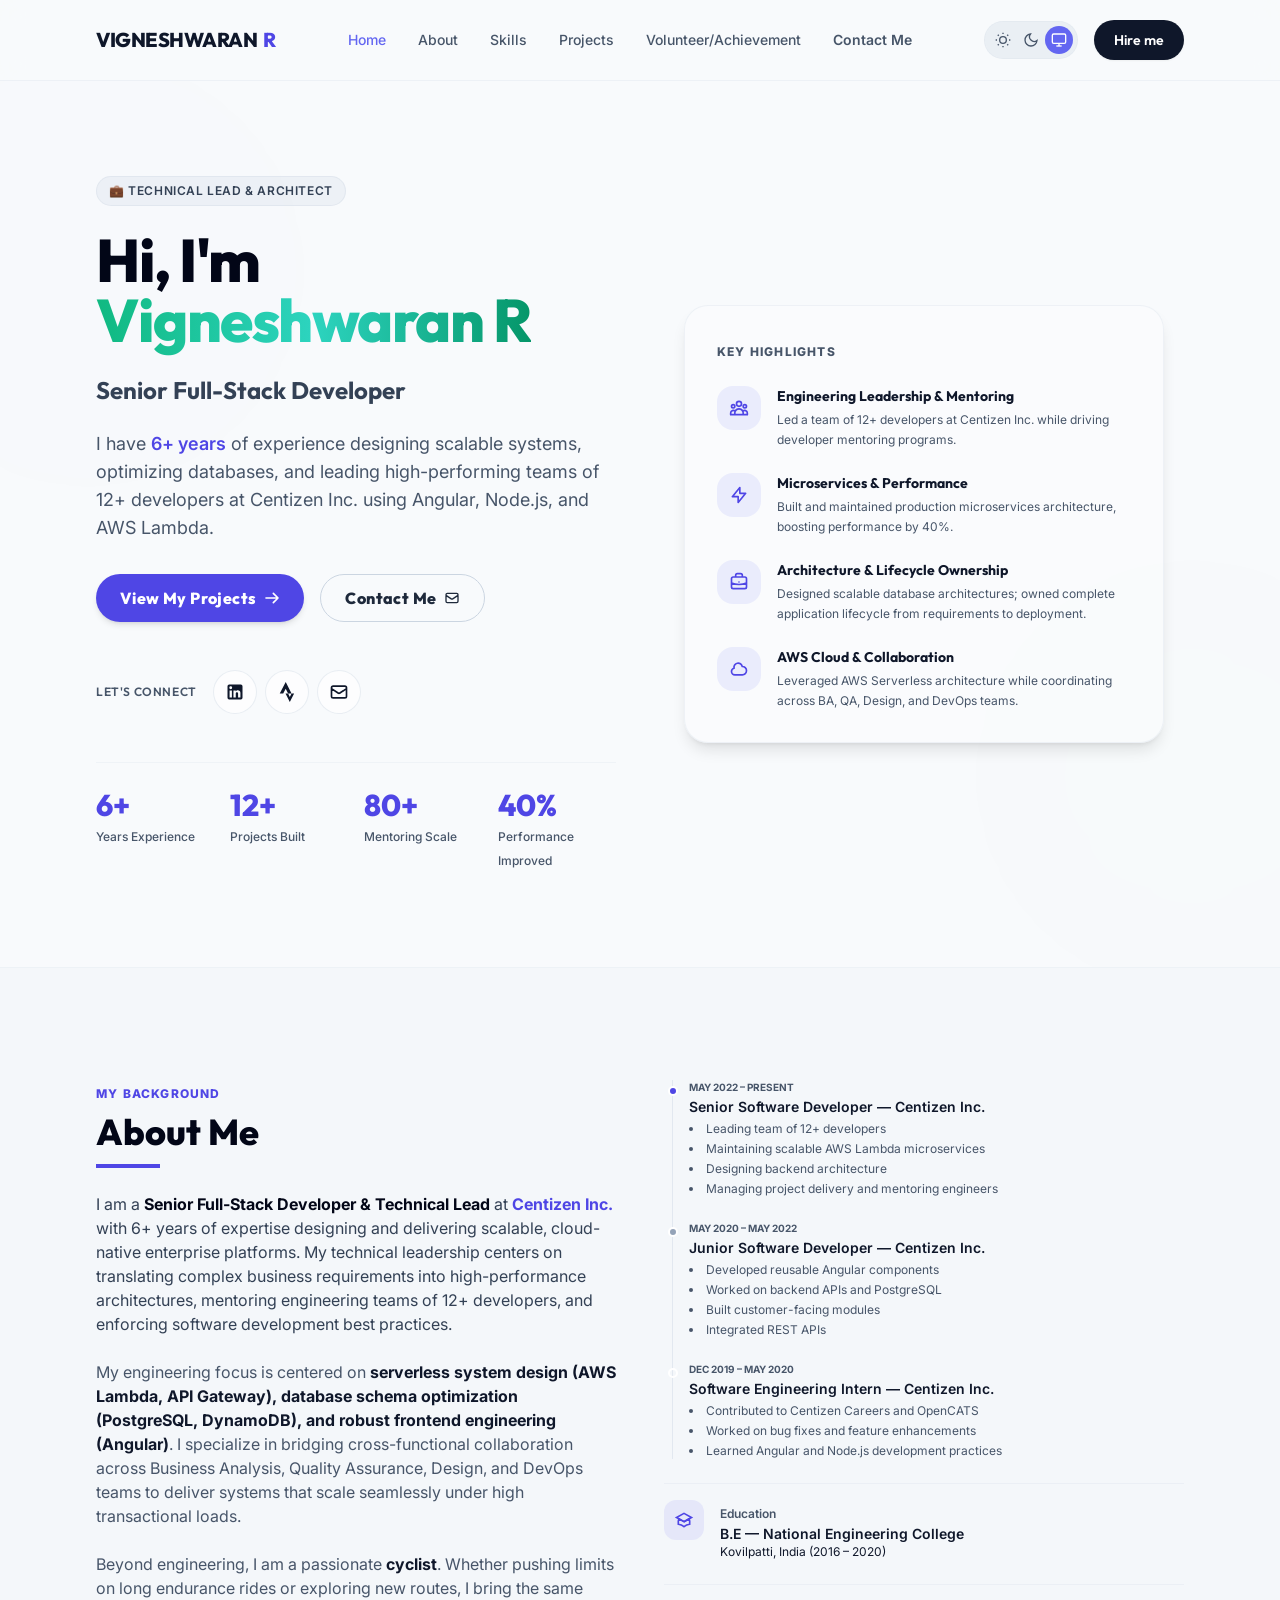
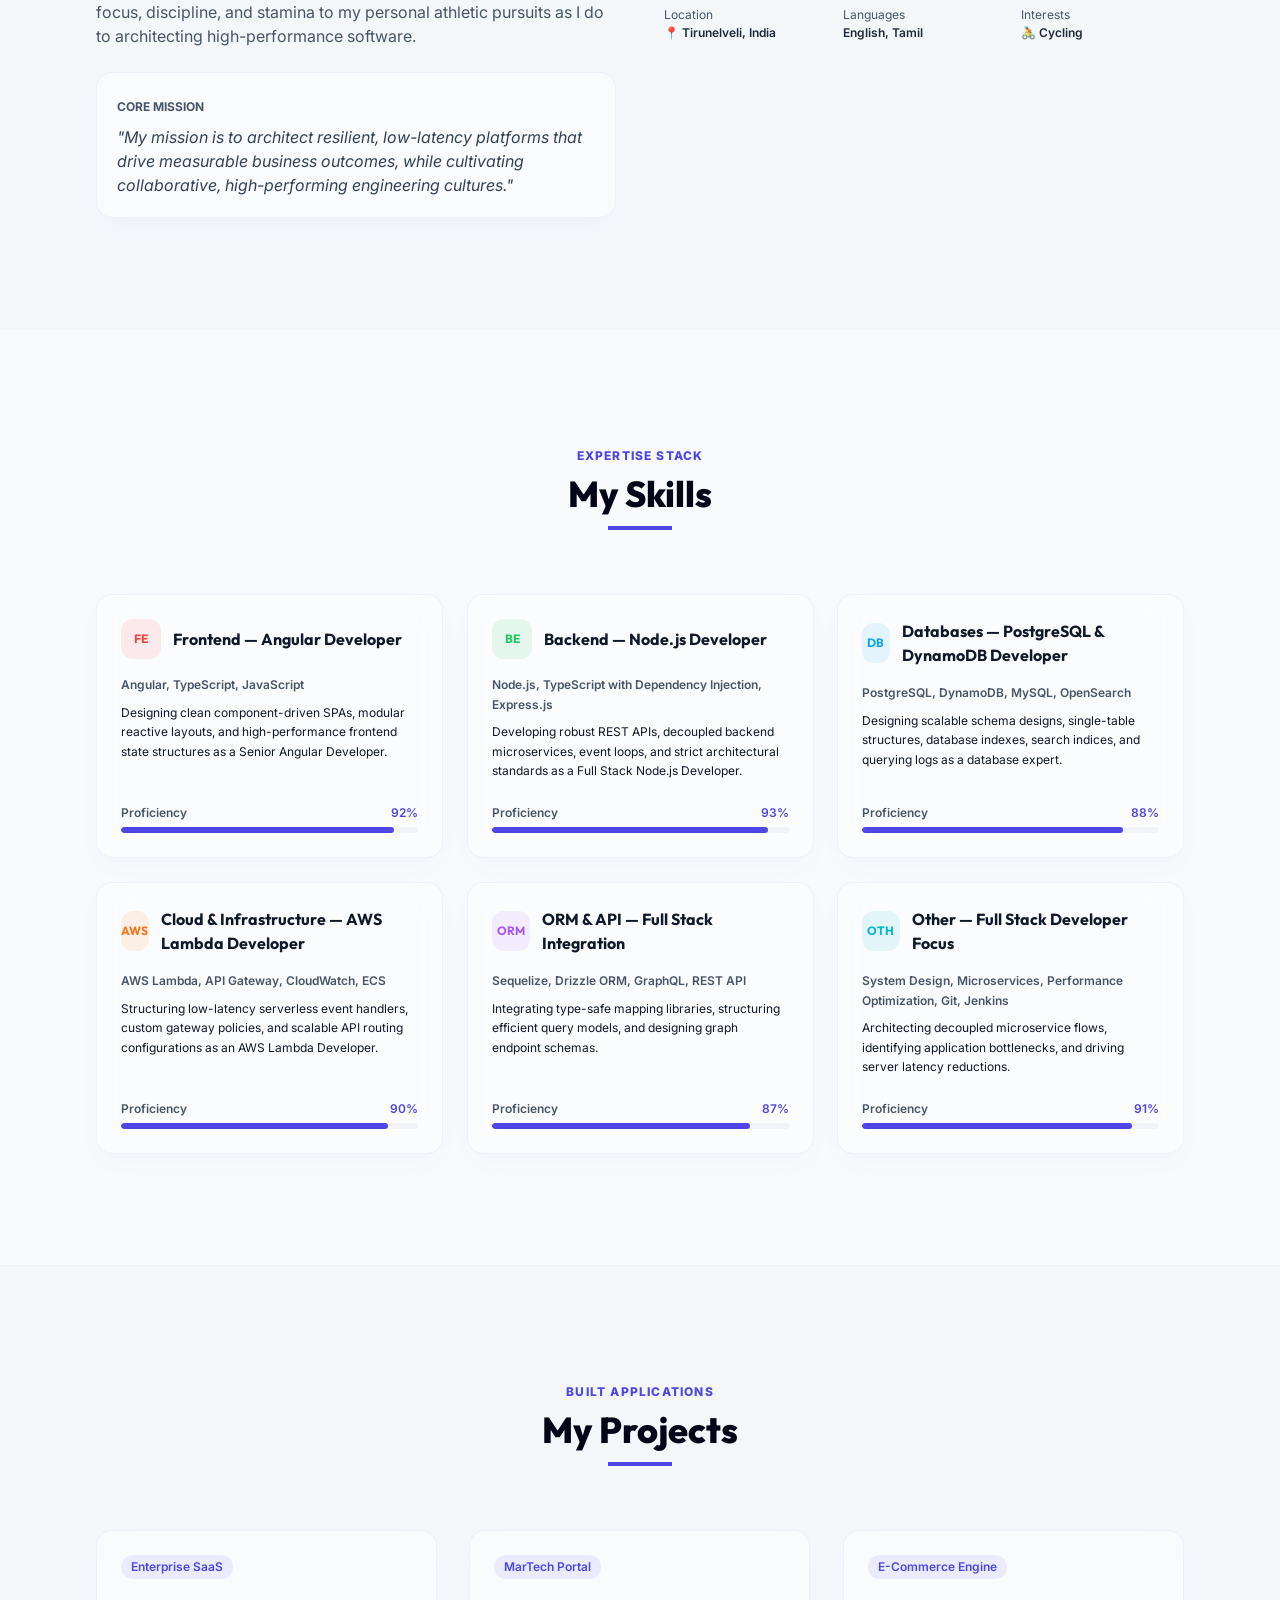
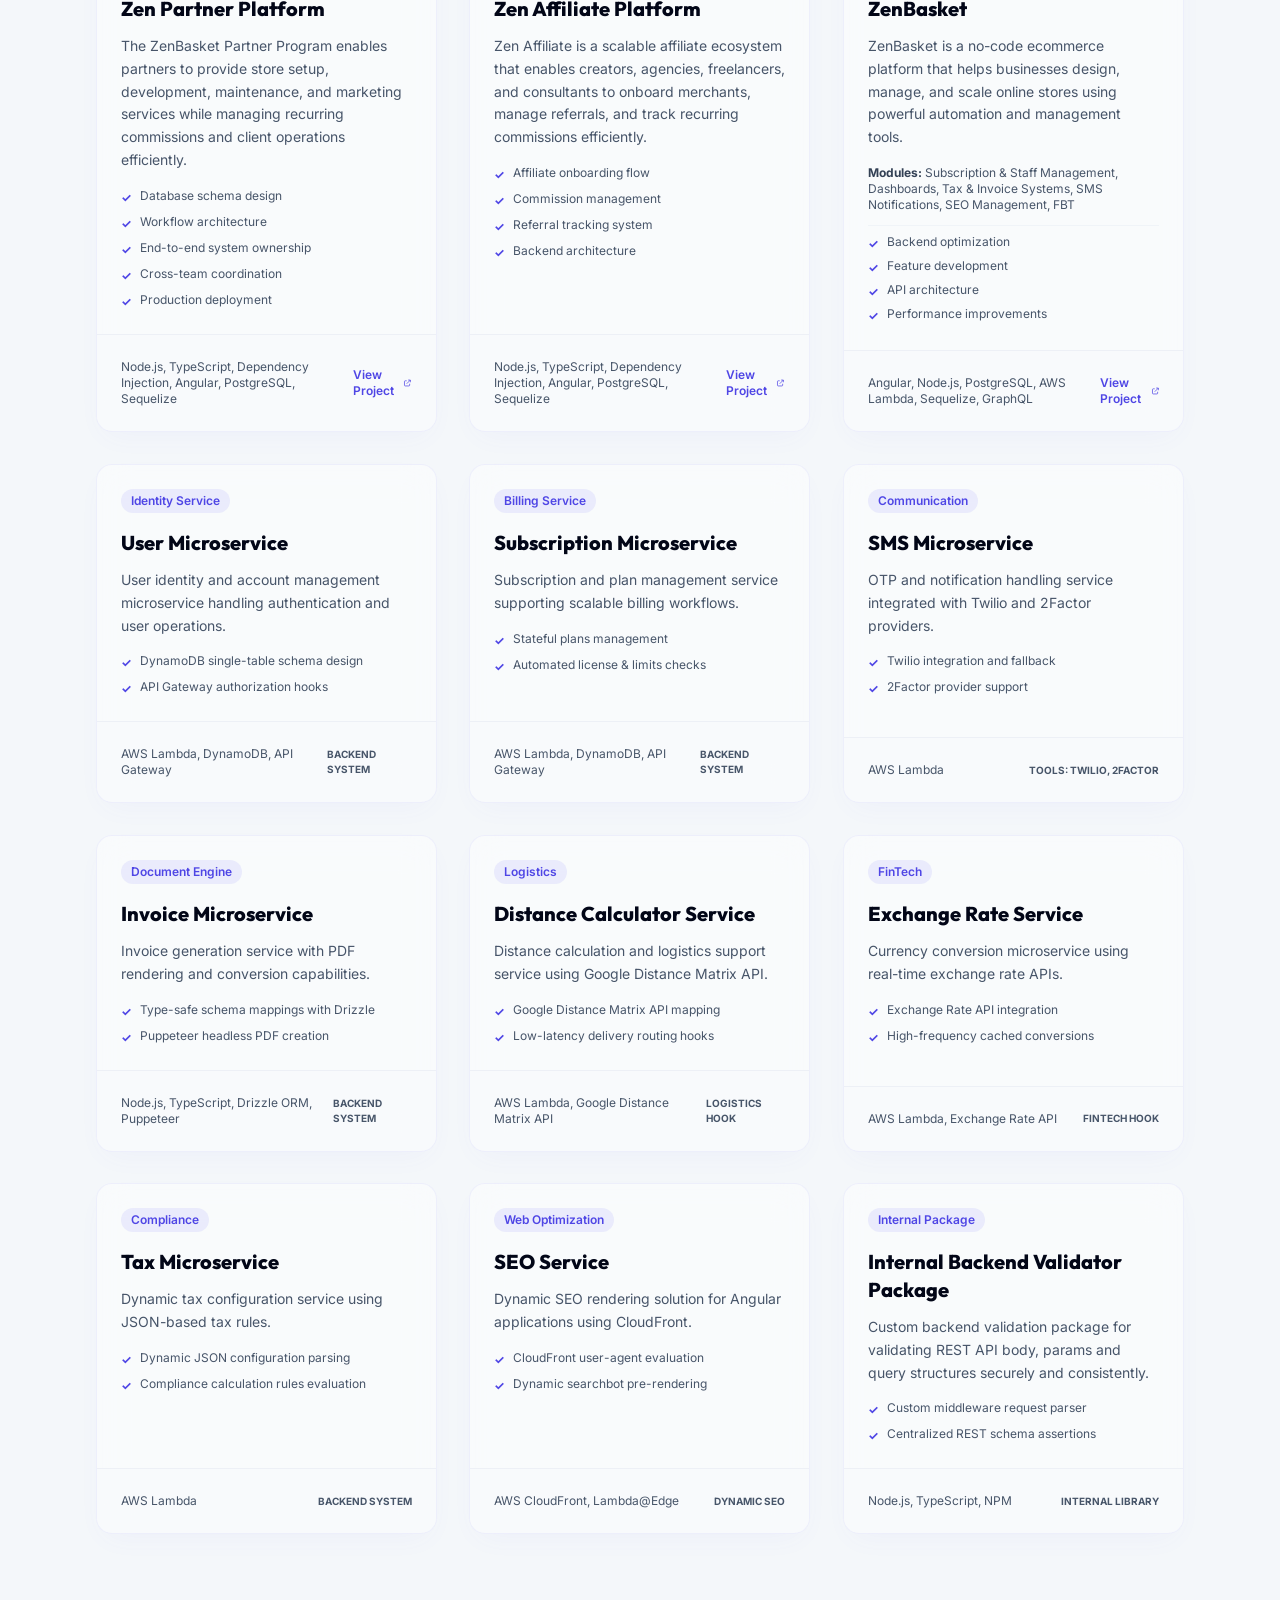
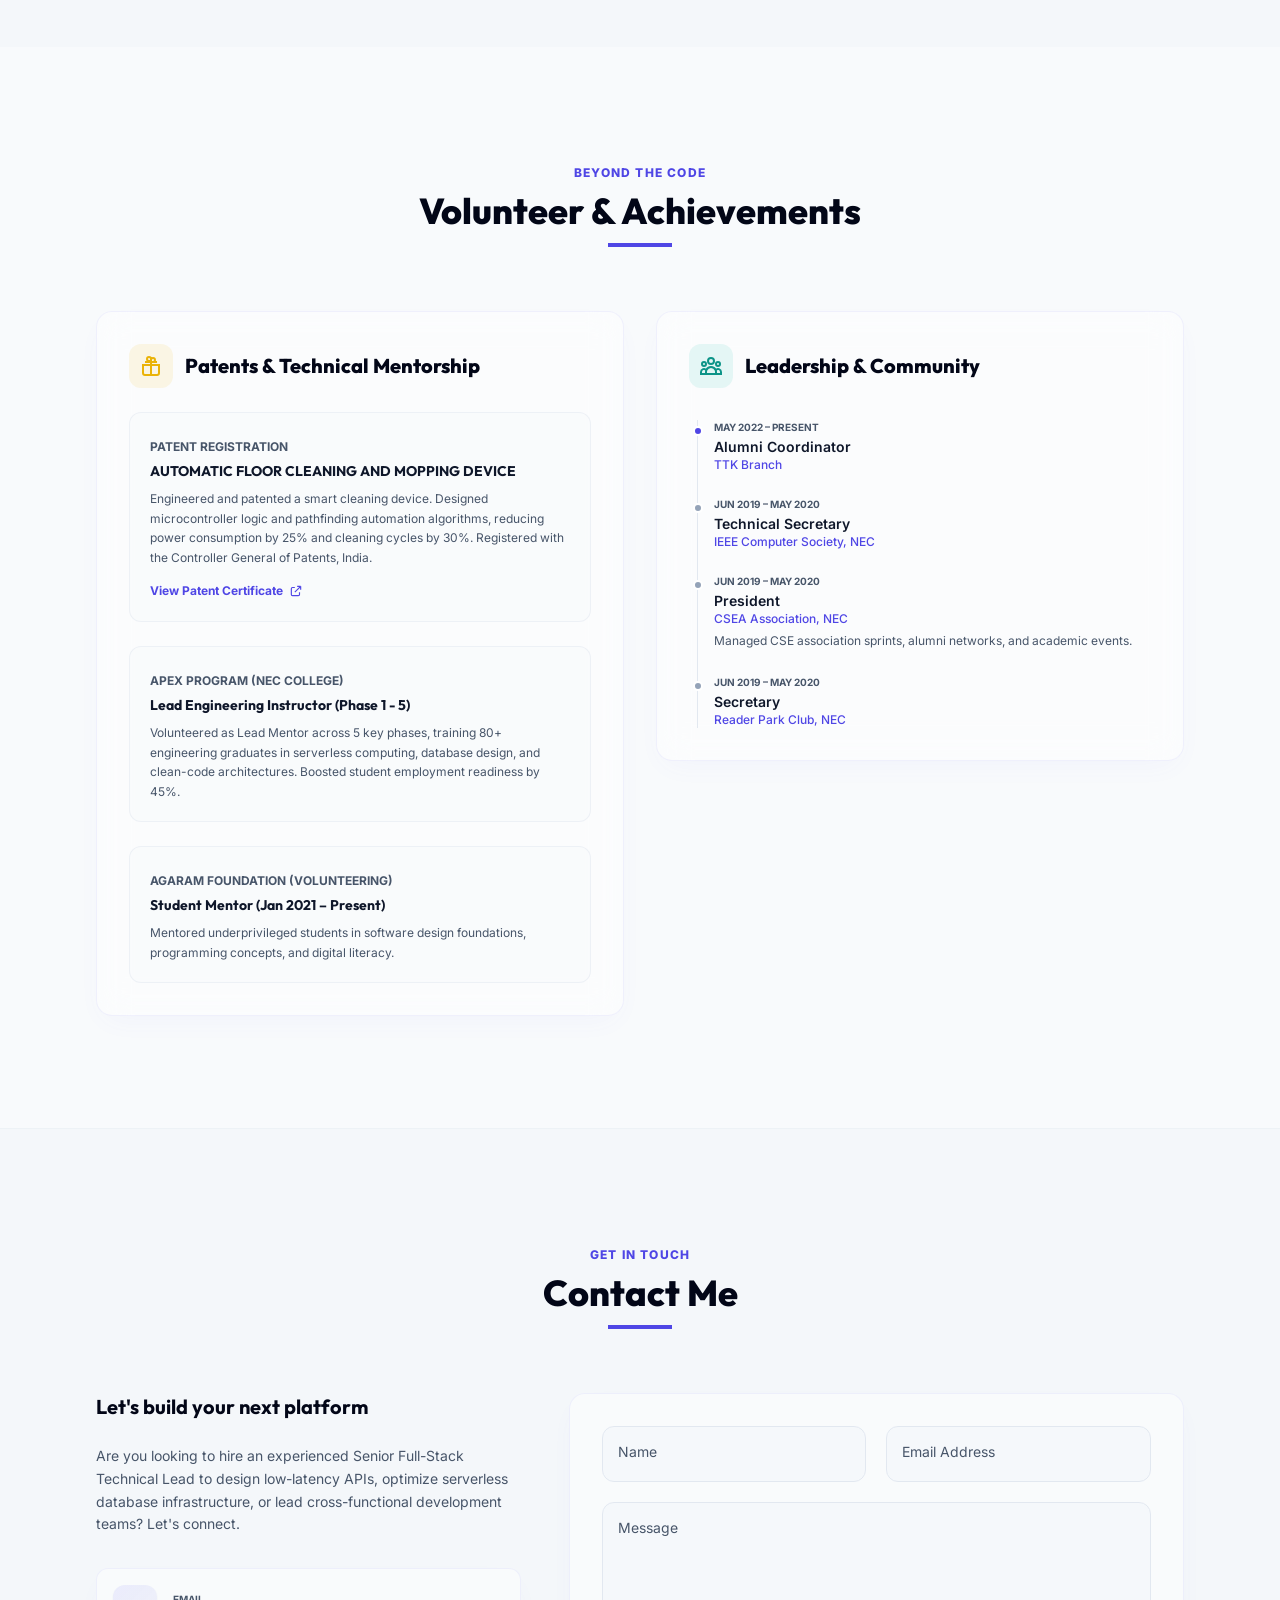
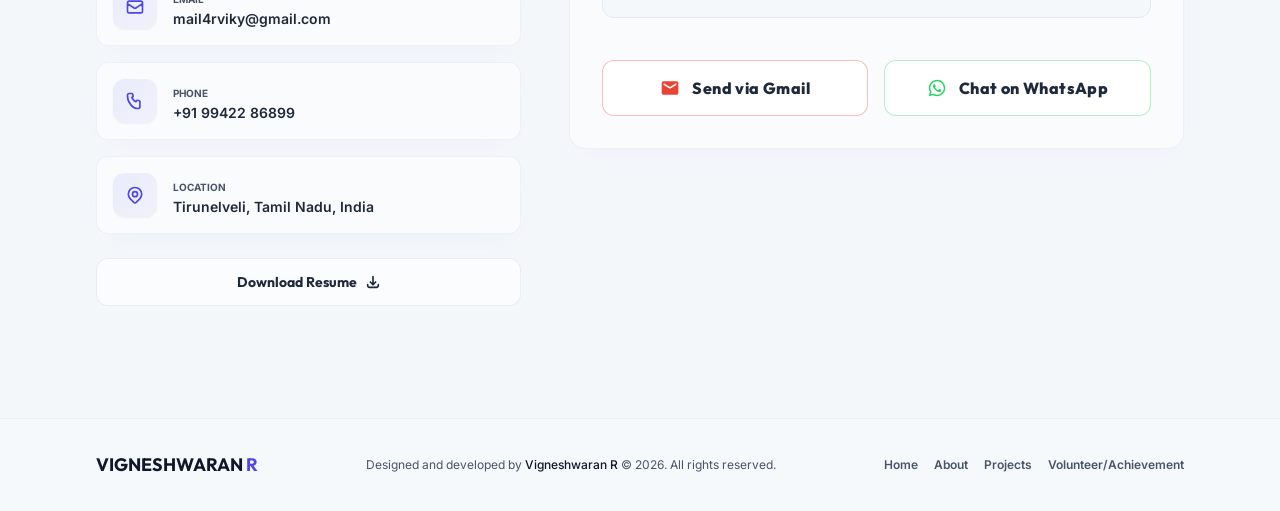
<file: index.html>
<!DOCTYPE html>
<html lang="en" class="scroll-smooth">
<head>
  <meta charset="UTF-8">
  <meta name="viewport" content="width=device-width, initial-scale=1.0">
  
  <!-- Primary Meta Tags -->
  <title>Vigneshwaran R | Senior Full-Stack & Angular Developer</title>
  <meta name="title" content="Vigneshwaran R | Senior Full-Stack & Angular Developer">
  <meta name="description" content="Senior Full-Stack & Angular Developer with 6+ years of experience in Node.js, AWS Lambda, PostgreSQL, and DynamoDB.">
  <meta name="keywords" content="Vigneshwaran R, Full Stack Developer, Angular Developer, Node.js Developer, AWS Lambda Developer, PostgreSQL Developer, DynamoDB Developer, Tirunelveli, Tamil Nadu, Serverless, System Design">
  <meta name="robots" content="index, follow">
  <meta name="author" content="Vigneshwaran R">
  
  <!-- Canonical & Language -->
  <link rel="canonical" href="https://vigneshwaranramalingam.github.io/portfolio/">
  <link rel="alternate" hreflang="x-default" href="https://vigneshwaranramalingam.github.io/portfolio/">
  <link rel="alternate" hreflang="en" href="https://vigneshwaranramalingam.github.io/portfolio/">

  <!-- Favicon Support -->
  <link rel="icon" type="image/svg+xml" href="assets/favicon.svg">

  <!-- Open Graph / Facebook / LinkedIn / WhatsApp -->
  <meta property="og:type" content="website">
  <meta property="og:url" content="https://vigneshwaranramalingam.github.io/portfolio/">
  <meta property="og:site_name" content="Vigneshwaran R Portfolio">
  <meta property="og:title" content="Vigneshwaran R | Senior Full-Stack & Angular Developer">
  <meta property="og:description" content="Senior Full-Stack & Angular Developer with 6+ years of experience in Node.js, AWS Lambda, PostgreSQL, and DynamoDB.">
  <meta property="og:image" content="https://vigneshwaranramalingam.github.io/portfolio/assets/portfolio-preview1.webp">
  <meta property="og:image:type" content="image/webp">
  <meta property="og:image:width" content="1024">
  <meta property="og:image:height" content="1024">
  <link rel="image_src" href="https://vigneshwaranramalingam.github.io/portfolio/assets/portfolio-preview1.webp">

  <!-- Twitter -->
  <meta property="twitter:card" content="summary_large_image">
  <meta property="twitter:url" content="https://vigneshwaranramalingam.github.io/portfolio/">
  <meta property="twitter:title" content="Vigneshwaran R | Senior Full-Stack & Angular Developer">
  <meta property="twitter:description" content="Senior Full-Stack & Angular Developer with 6+ years of experience in Node.js, AWS Lambda, PostgreSQL, and DynamoDB.">
  <meta property="twitter:image" content="https://vigneshwaranramalingam.github.io/portfolio/assets/portfolio-preview1.webp">
  
  <!-- Preloads for Font & Styles -->
  <link rel="preconnect" href="https://fonts.googleapis.com">
  <link rel="preconnect" href="https://fonts.gstatic.com" crossorigin>
  <link rel="preload" href="style.css" as="style">
  
  <!-- Google Fonts Link -->
  <link href="https://fonts.googleapis.com/css2?family=Inter:wght@300;400;500;600;700&family=Outfit:wght@400;500;600;700;800&display=swap" rel="stylesheet" media="print" onload="this.media='all'">
  
  <!-- Custom Compiled CSS stylesheet -->
  <link rel="stylesheet" href="style.css">

  <!-- Structured Data (JSON-LD Person Schema) -->
  <script type="application/ld+json">
  {
    "@context": "https://schema.org",
    "@type": "Person",
    "name": "Vigneshwaran R",
    "jobTitle": "Senior Full-Stack Developer",
    "alternateName": "Vigneshwaran Ramalingam",
    "url": "https://vigneshwaranramalingam.github.io/portfolio/",
    "image": "https://vigneshwaranramalingam.github.io/portfolio/assets/portfolio-preview1.webp",
    "sameAs": [
      "https://www.linkedin.com/in/er-vigneshwaran-r",
      "https://www.strava.com/athletes/122930634"
    ],
    "worksFor": {
      "@type": "Organization",
      "name": "Centizen Inc."
    },
    "knowsAbout": [
      "Full Stack Development",
      "Angular Development",
      "Node.js Development",
      "AWS Lambda Development",
      "PostgreSQL Development",
      "DynamoDB Developer",
      "Serverless Architecture",
      "System Design",
      "TypeScript",
      "API Development"
    ],
    "address": {
      "@type": "PostalAddress",
      "addressLocality": "Tirunelveli",
      "addressRegion": "Tamil Nadu",
      "addressCountry": "India"
    }
  }
  </script>

  <!-- Inline script to determine dark mode instantly and prevent flash -->
  <script>
    (function() {
      const savedTheme = localStorage.getItem('theme') || 'system';
      const isDark = savedTheme === 'dark' || (savedTheme === 'system' && window.matchMedia('(prefers-color-scheme: dark)').matches);
      document.documentElement.classList.toggle('dark', isDark);
    })();
  </script>
</head>
<body class="bg-slate-50 text-slate-900 dark:bg-[#090d16] dark:text-slate-100 min-h-screen flex flex-col transition-colors duration-300">

  <!-- ==========================================================================
       INITIAL PAGE LOADER
       ========================================================================== -->
  <div id="loader-container">
    <div class="loader-spinner"></div>
    <span class="mt-4 font-display font-semibold tracking-widest text-xs text-indigo-600 dark:text-emerald-400 animate-pulse">VIGNESHWARAN R</span>
  </div>

  <!-- ==========================================================================
       HEADER & NAVIGATION BAR
       ========================================================================== -->
  <header id="header" class="fixed top-0 left-0 w-full z-50 transition-all duration-300 border-b border-slate-200/50 dark:border-slate-800/40 bg-slate-50/80 dark:bg-[#090d16]/80 backdrop-blur-md">
    <div class="max-w-6xl mx-auto px-4 sm:px-6 lg:px-8">
      <div class="flex items-center justify-between h-16 sm:h-20">
        <!-- Logo / Name -->
        <a href="#" aria-label="Vigneshwaran R Portfolio Home" class="font-display font-extrabold text-xl tracking-tight text-slate-900 dark:text-white flex items-center gap-1.5 hover:opacity-90 transition-opacity">
          <span>VIGNESHWARAN</span><span class="text-indigo-600 dark:text-emerald-400">R</span>
        </a>

        <!-- Desktop Navigation links -->
        <nav class="hidden md:flex items-center space-x-8" aria-label="Main Navigation">
          <a href="#" class="nav-link font-body text-sm font-medium text-slate-600 hover:text-slate-900 dark:text-slate-400 dark:hover:text-white relative py-2 after:content-[''] after:absolute after:bottom-0 after:left-0 after:w-full after:height-[2px] after:bg-indigo-600 dark:after:bg-emerald-400 after:scale-x-0 after:origin-left after:transition-transform after:duration-300">Home</a>
          <a href="#about" class="nav-link font-body text-sm font-medium text-slate-600 hover:text-slate-900 dark:text-slate-400 dark:hover:text-white relative py-2 after:content-[''] after:absolute after:bottom-0 after:left-0 after:w-full after:height-[2px] after:bg-indigo-600 dark:after:bg-emerald-400 after:scale-x-0 after:origin-left after:transition-transform after:duration-300">About</a>
          <a href="#skills" class="nav-link font-body text-sm font-medium text-slate-600 hover:text-slate-900 dark:text-slate-400 dark:hover:text-white relative py-2 after:content-[''] after:absolute after:bottom-0 after:left-0 after:w-full after:height-[2px] after:bg-indigo-600 dark:after:bg-emerald-400 after:scale-x-0 after:origin-left after:transition-transform after:duration-300">Skills</a>
          <a href="#projects" class="nav-link font-body text-sm font-medium text-slate-600 hover:text-slate-900 dark:text-slate-400 dark:hover:text-white relative py-2 after:content-[''] after:absolute after:bottom-0 after:left-0 after:w-full after:height-[2px] after:bg-indigo-600 dark:after:bg-emerald-400 after:scale-x-0 after:origin-left after:transition-transform after:duration-300">Projects</a>
          <a href="#volunteer-achievement" class="nav-link font-body text-sm font-medium text-slate-600 hover:text-slate-900 dark:text-slate-400 dark:hover:text-white relative py-2 after:content-[''] after:absolute after:bottom-0 after:left-0 after:w-full after:height-[2px] after:bg-indigo-600 dark:after:bg-emerald-400 after:scale-x-0 after:origin-left after:transition-transform after:duration-300">Volunteer/Achievement</a>
          <a href="#contact" class="nav-link font-body text-sm font-medium text-slate-600 hover:text-slate-900 dark:text-slate-400 dark:hover:text-white relative py-2 after:content-[''] after:absolute after:bottom-0 after:left-0 after:w-full after:height-[2px] after:bg-indigo-600 dark:after:bg-emerald-400 after:scale-x-0 after:origin-left after:transition-transform after:duration-300 font-semibold">Contact Me</a>
        </nav>

        <!-- Desktop Action Controls -->
        <div class="hidden md:flex items-center gap-4">
          <!-- Theme Switcher Group -->
          <div class="flex items-center bg-slate-200/60 dark:bg-slate-800/60 p-1 rounded-full border border-slate-300/20">
            <button id="theme-btn-light" onclick="applyTheme('light')" class="p-1.5 rounded-full hover:text-indigo-600 dark:hover:text-white transition-colors" title="Light Theme" aria-label="Switch to light theme">
              <svg class="w-4 h-4" fill="none" viewBox="0 0 24 24" stroke="currentColor" stroke-width="2">
                <circle cx="12" cy="12" r="5"></circle>
                <line x1="12" y1="1" x2="12" y2="3"></line>
                <line x1="12" y1="21" x2="12" y2="23"></line>
                <line x1="4.22" y1="4.22" x2="5.64" y2="5.64"></line>
                <line x1="18.36" y1="18.36" x2="19.78" y2="19.78"></line>
                <line x1="1" y1="12" x2="3" y2="12"></line>
                <line x1="21" y1="12" x2="23" y2="12"></line>
                <line x1="4.22" y1="19.78" x2="5.64" y2="18.36"></line>
                <line x1="18.36" y1="5.64" x2="19.78" y2="4.22"></line>
              </svg>
            </button>
            <button id="theme-btn-dark" onclick="applyTheme('dark')" class="p-1.5 rounded-full hover:text-indigo-600 dark:hover:text-emerald-400 transition-colors" title="Dark Theme" aria-label="Switch to dark theme">
              <svg class="w-4 h-4" fill="none" viewBox="0 0 24 24" stroke="currentColor" stroke-width="2">
                <path d="M21 12.79A9 9 0 1 1 11.21 3 7 7 0 0 0 21 12.79z"></path>
              </svg>
            </button>
            <button id="theme-btn-system" onclick="applyTheme('system')" class="p-1.5 rounded-full hover:text-indigo-600 dark:hover:text-white transition-colors" title="System Settings" aria-label="Use system color theme">
              <svg class="w-4 h-4" fill="none" viewBox="0 0 24 24" stroke="currentColor" stroke-width="2">
                <rect x="2" y="3" width="20" height="14" rx="2" ry="2"></rect>
                <line x1="8" y1="21" x2="16" y2="21"></line>
                <line x1="12" y1="17" x2="12" y2="21"></line>
              </svg>
            </button>
          </div>
          <!-- CTA -->
          <a href="#contact" class="px-5 py-2.5 rounded-full bg-slate-900 hover:bg-slate-800 dark:bg-white dark:hover:bg-slate-100 text-white dark:text-slate-950 font-display font-semibold text-sm transition-all shadow-sm hover:shadow-md" aria-label="Hire Vigneshwaran R">
            Hire me
          </a>
        </div>

        <!-- Mobile view controls -->
        <div class="flex items-center md:hidden gap-3">
          <!-- Mobile Theme Toggle button -->
          <button onclick="applyTheme(localStorage.getItem('theme') === 'dark' ? 'light' : 'dark')" class="w-11 h-11 flex items-center justify-center rounded-full border border-slate-300/40 dark:border-slate-800/40 bg-slate-100 dark:bg-slate-900 text-slate-600 dark:text-slate-300" aria-label="Toggle Theme">
            <svg class="w-5 h-5 block dark:hidden" fill="none" viewBox="0 0 24 24" stroke="currentColor" stroke-width="2">
              <path d="M21 12.79A9 9 0 1 1 11.21 3 7 7 0 0 0 21 12.79z"></path>
            </svg>
            <svg class="w-5 h-5 hidden dark:block" fill="none" viewBox="0 0 24 24" stroke="currentColor" stroke-width="2">
              <circle cx="12" cy="12" r="5"></circle>
              <line x1="12" y1="1" x2="12" y2="3"></line>
              <line x1="12" y1="21" x2="12" y2="23"></line>
              <line x1="4.22" y1="4.22" x2="5.64" y2="5.64"></line>
              <line x1="18.36" y1="18.36" x2="19.78" y2="19.78"></line>
              <line x1="1" y1="12" x2="3" y2="12"></line>
              <line x1="21" y1="12" x2="23" y2="12"></line>
            </svg>
          </button>
          
          <!-- Hamburger toggle button -->
          <button id="menu-toggle" class="w-11 h-11 flex items-center justify-center rounded-lg border border-slate-300/40 dark:border-slate-800/40 bg-slate-100 dark:bg-slate-900 text-slate-700 dark:text-slate-300 focus:outline-none" aria-label="Toggle Menu" aria-expanded="false" aria-controls="mobile-menu">
            <svg class="w-6 h-6" fill="none" viewBox="0 0 24 24" stroke="currentColor" stroke-width="2">
              <line x1="3" y1="12" x2="21" y2="12"></line>
              <line x1="3" y1="6" x2="21" y2="6"></line>
              <line x1="3" y1="18" x2="21" y2="18"></line>
            </svg>
          </button>
        </div>
      </div>
    </div>

    <!-- Mobile Drawer Menu -->
    <div id="mobile-menu" class="hidden md:hidden border-t border-slate-200/50 dark:border-slate-800/40 bg-slate-50 dark:bg-[#090d16] py-4 shadow-inner" aria-hidden="true" role="navigation">
      <nav class="flex flex-col space-y-3 px-6" aria-label="Mobile Navigation Drawer">
        <a href="#" class="mobile-nav-link text-base font-medium text-slate-600 dark:text-slate-400 py-2 border-b border-slate-100 dark:border-slate-900">Home</a>
        <a href="#about" class="mobile-nav-link text-base font-medium text-slate-600 dark:text-slate-400 py-2 border-b border-slate-100 dark:border-slate-900">About</a>
        <a href="#skills" class="mobile-nav-link text-base font-medium text-slate-600 dark:text-slate-400 py-2 border-b border-slate-100 dark:border-slate-900">Skills</a>
        <a href="#projects" class="mobile-nav-link text-base font-medium text-slate-600 dark:text-slate-400 py-2 border-b border-slate-100 dark:border-slate-900">Projects</a>
        <a href="#volunteer-achievement" class="mobile-nav-link text-base font-medium text-slate-600 dark:text-slate-400 py-2 border-b border-slate-100 dark:border-slate-900 font-semibold">Volunteer/Achievement</a>
        <a href="#contact" class="mobile-nav-link text-base font-medium text-slate-600 dark:text-slate-400 py-2 font-semibold">Contact Me</a>
      </nav>
    </div>
  </header>

  <!-- ==========================================================================
       MAIN CONTENT CONTAINER
       ========================================================================== -->
  <main class="flex-grow pt-16 sm:pt-20">

    <!-- ============ HERO SECTION ============ -->
    <section id="home" class="relative overflow-hidden min-h-[calc(100vh-80px)] flex items-center py-12 md:py-24">
      
      <!-- Backdrop Ambient Blurry Blobs -->
      <div class="ambient-glow w-[35rem] h-[35rem] bg-indigo-500/10 dark:bg-indigo-600/15 top-[-10%] left-[-15%]"></div>
      <div class="ambient-glow w-[35rem] h-[35rem] bg-emerald-500/10 dark:bg-emerald-600/20 bottom-[-10%] right-[-15%]" style="animation-delay: 4s;"></div>

      <div class="max-w-6xl mx-auto px-4 sm:px-6 lg:px-8 z-10 w-full">
        <div class="grid md:grid-cols-12 gap-12 items-center">
          
          <!-- Hero Text Content -->
          <div class="md:col-span-6 flex flex-col gap-6 text-left reveal">
            <!-- Greeting Tag -->
            <div class="inline-flex items-center gap-2 px-3 py-1.5 rounded-full bg-slate-200/50 dark:bg-slate-900/80 border border-slate-300/30 dark:border-slate-800/30 w-fit">
              <span class="text-xs font-semibold uppercase tracking-wider text-slate-700 dark:text-slate-300">💼 Technical Lead & Architect</span>
            </div>
            
            <!-- Headline -->
            <h1 class="font-display font-extrabold text-4xl sm:text-5xl lg:text-6xl tracking-tight leading-none text-slate-950 dark:text-white">
              Hi, I'm <br class="hidden sm:inline" /><span class="bg-gradient-to-r from-emerald-500 via-teal-400 to-emerald-600 dark:from-emerald-400 dark:to-teal-500 bg-clip-text text-transparent">Vigneshwaran R</span>
            </h1>

            <h2 class="font-display font-bold text-xl sm:text-2xl text-slate-700 dark:text-slate-300">
              Senior Full-Stack Developer
            </h2>
            
            <p class="font-body text-slate-600 dark:text-slate-400 leading-relaxed text-base sm:text-lg">
              I have <span class="text-indigo-600 dark:text-emerald-400 font-semibold">6+ years</span> of experience designing scalable systems, optimizing databases, and leading high-performing teams of 12+ developers at Centizen Inc. using Angular, Node.js, and AWS Lambda.
            </p>
            
            <!-- Action buttons -->
            <div class="flex flex-wrap items-center gap-4 mt-2">
              <a href="#projects" class="group h-12 px-6 rounded-full bg-indigo-600 hover:bg-indigo-700 dark:bg-emerald-500 dark:hover:bg-emerald-400 text-white dark:text-slate-950 font-display font-extrabold text-sm sm:text-base tracking-wide transition-all shadow-md flex items-center justify-center gap-2">
                <span>View My Projects</span>
                <svg class="w-4 h-4 transform group-hover:translate-x-1 transition-transform duration-300" fill="none" viewBox="0 0 24 24" stroke="currentColor" stroke-width="2.5">
                  <path stroke-linecap="round" stroke-linejoin="round" d="M14 5l7 7m0 0l-7 7m7-7H3" />
                </svg>
              </a>
              <a href="#contact" class="h-12 px-6 rounded-full border border-slate-300 dark:border-slate-800 bg-transparent hover:bg-slate-100 dark:hover:bg-slate-900 text-slate-800 dark:text-slate-200 font-display font-extrabold text-sm sm:text-base tracking-wide transition-all flex items-center justify-center gap-2">
                <span>Contact Me</span>
                <svg class="w-4 h-4" fill="none" viewBox="0 0 24 24" stroke="currentColor" stroke-width="2">
                  <path stroke-linecap="round" stroke-linejoin="round" d="M3 8l7.89 5.26a2 2 0 002.22 0L21 8M5 19h14a2 2 0 002-2V7a2 2 0 00-2-2H5a2 2 0 00-2 2v10a2 2 0 002 2z" />
                </svg>
              </a>
            </div>

            <!-- Social Media profile links -->
            <div class="flex items-center gap-4 mt-6">
              <span class="text-xs font-semibold uppercase tracking-wider text-slate-400 dark:text-slate-500 font-display">Let's connect</span>
              <div class="flex gap-2">
                <a href="https://www.linkedin.com/in/er-vigneshwaran-r" target="_blank" class="w-11 h-11 flex items-center justify-center rounded-full border border-slate-300/40 dark:border-slate-800/40 bg-white/65 dark:bg-slate-900/60 hover:text-indigo-600 dark:hover:text-emerald-400 hover:scale-105 hover:shadow-sm transition-all" title="LinkedIn Profile" aria-label="LinkedIn Profile of Vigneshwaran R">
                  <svg class="w-5 h-5" fill="currentColor" viewBox="0 0 24 24"><path d="M19 3a2 2 0 0 1 2 2v14a2 2 0 0 1-2 2H5a2 2 0 0 1-2-2V5a2 2 0 0 1 2-2h14m-.5 15.5v-5.3a3.26 3.26 0 0 0-3.26-3.26c-.85 0-1.84.52-2.32 1.3v-1.11h-2.79v8.37h2.79v-4.93c0-.77.62-1.4 1.39-1.4a1.4 1.4 0 0 1 1.4 1.4v4.93h2.79M6.88 8.56a1.68 1.68 0 0 0 1.68-1.68c0-.93-.75-1.69-1.68-1.69a1.69 1.69 0 0 0-1.69 1.69c0 .93.76 1.68 1.69 1.68m1.39 9.94v-8.37H5.5v8.37h2.77z"></path></svg>
                </a>
                <a href="https://www.strava.com/athletes/122930634" target="_blank" class="w-11 h-11 flex items-center justify-center rounded-full border border-slate-300/40 dark:border-slate-800/40 bg-white/65 dark:bg-slate-900/60 hover:text-[#fc6100] hover:scale-105 hover:shadow-sm transition-all" title="Strava Profile" aria-label="Strava Profile of Vigneshwaran R">
                  <svg class="w-5 h-5" fill="currentColor" viewBox="0 0 24 24"><path d="M15.387 17.944l-2.089-4.116h-3.065L15.387 24l5.15-10.172h-3.066m-7.008-5.599l2.836 5.608h4.171L10.463 0l-7.18 13.837h4.167"></path></svg>
                </a>
                <a href="mailto:mail4rviky@gmail.com" class="w-11 h-11 flex items-center justify-center rounded-full border border-slate-300/40 dark:border-slate-800/40 bg-white/65 dark:bg-slate-900/60 hover:text-indigo-600 dark:hover:text-emerald-400 hover:scale-105 hover:shadow-sm transition-all" title="Send Email" aria-label="Send email to Vigneshwaran R">
                  <svg class="w-5 h-5" fill="none" viewBox="0 0 24 24" stroke="currentColor" stroke-width="2"><path d="M3 8l7.89 5.26a2 2 0 002.22 0L21 8M5 19h14a2 2 0 002-2V7a2 2 0 00-2-2H5a2 2 0 00-2 2v10a2 2 0 002 2z"></path></svg>
                </a>
              </div>
            </div>

            <!-- Bottom Stats Grid -->
            <div class="grid grid-cols-4 gap-4 border-t border-slate-200/40 dark:border-slate-800/40 pt-6 mt-6">
              <div class="text-left">
                <span class="block font-display font-extrabold text-2xl sm:text-3xl text-indigo-600 dark:text-emerald-400">6+</span>
                <span class="text-[10px] sm:text-xs text-slate-500 dark:text-slate-400 font-medium">Years Experience</span>
              </div>
              <div class="text-left">
                <span class="block font-display font-extrabold text-2xl sm:text-3xl text-indigo-600 dark:text-emerald-400">12+</span>
                <span class="text-[10px] sm:text-xs text-slate-500 dark:text-slate-400 font-medium">Projects Built</span>
              </div>
              <div class="text-left">
                <span class="block font-display font-extrabold text-2xl sm:text-3xl text-indigo-600 dark:text-emerald-400">80+</span>
                <span class="text-[10px] sm:text-xs text-slate-500 dark:text-slate-400 font-medium">Mentoring Scale</span>
              </div>
              <div class="text-left">
                <span class="block font-display font-extrabold text-2xl sm:text-3xl text-indigo-600 dark:text-emerald-400">40%</span>
                <span class="text-[10px] sm:text-xs text-slate-500 dark:text-slate-400 font-medium">Performance Improved</span>
              </div>
            </div>
          </div>

          <!-- Hero Right side: Key Highlights Card -->
          <div class="md:col-span-6 flex justify-center reveal reveal-delay-200">
            <div class="relative w-full max-w-[480px] p-6 sm:p-8 rounded-3xl border border-slate-200/50 dark:border-slate-800/40 bg-white/30 dark:bg-slate-900/20 backdrop-blur-xl shadow-lg flex flex-col justify-between overflow-hidden">
              <div class="mb-6">
                <span class="text-xs uppercase font-extrabold tracking-widest text-slate-400 dark:text-slate-500">Key Highlights</span>
              </div>

              <div class="flex flex-col gap-6">
                <!-- Highlight 1: Leadership -->
                <div class="flex items-start gap-4">
                  <div class="p-3 rounded-2xl bg-indigo-500/10 dark:bg-emerald-500/10 text-indigo-600 dark:text-emerald-400 flex-shrink-0">
                    <svg class="w-5 h-5" fill="none" viewBox="0 0 24 24" stroke="currentColor" stroke-width="2">
                      <path stroke-linecap="round" stroke-linejoin="round" d="M17 20h5v-2a3 3 0 00-5.356-1.857M17 20H7m10 0v-2c0-.656-.126-1.283-.356-1.857M7 20H2v-2a3 3 0 015.356-1.857M7 20v-2c0-.656.126-1.283.356-1.857m0 0a5.002 5.002 0 019.288 0M15 7a3 3 0 11-6 0 3 3 0 016 0zm6 3a2 2 0 11-4 0 2 2 0 014 0zM7 10a2 2 0 11-4 0 2 2 0 014 0z" />
                    </svg>
                  </div>
                  <div>
                    <h3 class="font-display font-bold text-sm text-slate-900 dark:text-white">Engineering Leadership & Mentoring</h3>
                    <p class="font-body text-xs text-slate-600 dark:text-slate-300 mt-1 leading-relaxed">Led a team of 12+ developers at Centizen Inc. while driving developer mentoring programs.</p>
                  </div>
                </div>

                <!-- Highlight 2: Performance -->
                <div class="flex items-start gap-4">
                  <div class="p-3 rounded-2xl bg-indigo-500/10 dark:bg-emerald-500/10 text-indigo-600 dark:text-emerald-400 flex-shrink-0">
                    <svg class="w-5 h-5" fill="none" viewBox="0 0 24 24" stroke="currentColor" stroke-width="2">
                      <path stroke-linecap="round" stroke-linejoin="round" d="M13 10V3L4 14h7v7l9-11h-7z" />
                    </svg>
                  </div>
                  <div>
                    <h3 class="font-display font-bold text-sm text-slate-900 dark:text-white">Microservices & Performance</h3>
                    <p class="font-body text-xs text-slate-600 dark:text-slate-300 mt-1 leading-relaxed">Built and maintained production microservices architecture, boosting performance by 40%.</p>
                  </div>
                </div>

                <!-- Highlight 3: Architecture -->
                <div class="flex items-start gap-4">
                  <div class="p-3 rounded-2xl bg-indigo-500/10 dark:bg-emerald-500/10 text-indigo-600 dark:text-emerald-400 flex-shrink-0">
                    <svg class="w-5 h-5" fill="none" viewBox="0 0 24 24" stroke="currentColor" stroke-width="2">
                      <path stroke-linecap="round" stroke-linejoin="round" d="M21 13.255A23.931 23.931 0 0112 15c-3.183 0-6.22-.62-9-1.745M16 6V4a2 2 0 00-2-2h-4a2 2 0 00-2 2v2m4 6h.01M5 20h14a2 2 0 002-2V8a2 2 0 00-2-2H5a2 2 0 00-2 2v10a2 2 0 002 2z" />
                    </svg>
                  </div>
                  <div>
                    <h3 class="font-display font-bold text-sm text-slate-900 dark:text-white">Architecture & Lifecycle Ownership</h3>
                    <p class="font-body text-xs text-slate-600 dark:text-slate-300 mt-1 leading-relaxed">Designed scalable database architectures; owned complete application lifecycle from requirements to deployment.</p>
                  </div>
                </div>

                <!-- Highlight 4: Cloud -->
                <div class="flex items-start gap-4">
                  <div class="p-3 rounded-2xl bg-indigo-500/10 dark:bg-emerald-500/10 text-indigo-600 dark:text-emerald-400 flex-shrink-0">
                    <svg class="w-5 h-5" fill="none" viewBox="0 0 24 24" stroke="currentColor" stroke-width="2">
                      <path stroke-linecap="round" stroke-linejoin="round" d="M3 15a4 4 0 004 4h9a5 5 0 10-.1-9.999 5.002 5.002 0 10-9.78 2.096A4.001 4.001 0 003 15z" />
                    </svg>
                  </div>
                  <div>
                    <h3 class="font-display font-bold text-sm text-slate-900 dark:text-white">AWS Cloud & Collaboration</h3>
                    <p class="font-body text-xs text-slate-600 dark:text-slate-300 mt-1 leading-relaxed">Leveraged AWS Serverless architecture while coordinating across BA, QA, Design, and DevOps teams.</p>
                  </div>
                </div>
              </div>

              <!-- Animated Digital Mesh Wave Grid Graphic -->
              <!-- <div class="absolute bottom-0 left-0 w-full pointer-events-none select-none overflow-hidden h-24">
                <svg class="w-full h-full transform translate-y-4 opacity-80" viewBox="0 0 400 100" fill="none" xmlns="http://www.w3.org/2000/svg">
                  <path d="M 0,80 Q 40,65 80,80 T 160,80 T 240,80 T 320,80 T 400,80" stroke="url(#highlight-mesh-grad)" stroke-width="1.2" stroke-dasharray="2,5" />
                  <path d="M 0,85 Q 50,70 100,85 T 200,85 T 300,85 T 400,85" stroke="url(#highlight-mesh-grad)" stroke-width="1.0" stroke-dasharray="1.5,4" />
                  <path d="M 0,90 Q 30,75 60,90 T 120,90 T 180,90 T 240,90 T 300,90 T 360,90 T 400,90" stroke="url(#highlight-mesh-grad)" stroke-width="1.5" stroke-dasharray="3,6" />
                  <path d="M 0,72 Q 60,50 120,72 T 240,72 T 360,72 T 400,72" stroke="url(#highlight-mesh-grad)" stroke-width="0.8" stroke-dasharray="1,5" opacity="0.6" />
                  <path d="M 0,65 Q 70,40 140,65 T 280,65 T 400,65" stroke="url(#highlight-mesh-grad)" stroke-width="0.5" stroke-dasharray="1,6" opacity="0.4" />
                  <defs>
                    <linearGradient id="highlight-mesh-grad" x1="0%" y1="0%" x2="100%" y2="0%">
                      <stop offset="0%" stop-color="#10b981" stop-opacity="0" />
                      <stop offset="35%" stop-color="#10b981" stop-opacity="0.8" />
                      <stop offset="65%" stop-color="#14b8a6" stop-opacity="0.8" />
                      <stop offset="100%" stop-color="#06b6d4" stop-opacity="0" />
                    </linearGradient>
                  </defs>
                </svg>
              </div> -->
            </div>
          </div>

        </div>
      </div>
    </section>

    <!-- ============ ABOUT SECTION ============ -->
    <section id="about" class="relative overflow-hidden py-20 sm:py-28 border-t border-slate-200/40 dark:border-slate-800/20 bg-slate-100/50 dark:bg-slate-900/30">
      
      <!-- Backdrop Ambient Blurry Blob -->
      <div class="ambient-glow w-96 h-96 bg-indigo-500/5 dark:bg-indigo-600/10 top-[20%] right-[-10%]"></div>

      <div class="max-w-6xl mx-auto px-4 sm:px-6 lg:px-8 z-10 relative">
        <div class="grid md:grid-cols-12 gap-12 items-start">
          
          <!-- Left side: About and Bio -->
          <div class="md:col-span-6 flex flex-col gap-6 reveal">
            <div>
              <span class="text-xs uppercase font-extrabold tracking-widest text-indigo-600 dark:text-emerald-400">My Background</span>
              <h2 class="font-display font-extrabold text-3xl sm:text-4xl mt-2 text-slate-950 dark:text-white">About Me</h2>
              <div class="h-1 w-16 bg-indigo-600 dark:bg-emerald-400 mt-3"></div>
            </div>
            
            <p class="font-body text-slate-700 dark:text-slate-300 leading-relaxed text-sm sm:text-base">
              I am a <strong class="text-slate-950 dark:text-white">Senior Full-Stack Developer & Technical Lead</strong> at <strong class="text-indigo-600 dark:text-emerald-400">Centizen Inc.</strong> with 6+ years of expertise designing and delivering scalable, cloud-native enterprise platforms. My technical leadership centers on translating complex business requirements into high-performance architectures, mentoring engineering teams of 12+ developers, and enforcing software development best practices.
            </p>

            <p class="font-body text-slate-600 dark:text-slate-400 leading-relaxed text-sm sm:text-base">
              My engineering focus is centered on <strong class="text-slate-900 dark:text-white">serverless system design (AWS Lambda, API Gateway), database schema optimization (PostgreSQL, DynamoDB), and robust frontend engineering (Angular)</strong>. I specialize in bridging cross-functional collaboration across Business Analysis, Quality Assurance, Design, and DevOps teams to deliver systems that scale seamlessly under high transactional loads.
            </p>

            <p class="font-body text-slate-600 dark:text-slate-400 leading-relaxed text-sm sm:text-base">
              Beyond engineering, I am a passionate <strong class="text-slate-900 dark:text-white">cyclist</strong>. Whether pushing limits on long endurance rides or exploring new routes, I bring the same focus, discipline, and stamina to my personal athletic pursuits as I do to architecting high-performance software.
            </p>

            <div class="glass-card p-5 rounded-2xl">
              <span class="text-xs uppercase font-bold text-slate-400 dark:text-slate-500">Core Mission</span>
              <blockquote class="italic text-slate-700 dark:text-slate-300 mt-2 text-sm sm:text-base leading-relaxed">
                "My mission is to architect resilient, low-latency platforms that drive measurable business outcomes, while cultivating collaborative, high-performing engineering cultures."
              </blockquote>
            </div>
          </div>

          <!-- Right side: Education and Experience Details -->
          <div class="md:col-span-6 flex flex-col gap-6 reveal reveal-delay-200">
            <!-- Detail            <div class="glass-card p-6 rounded-2xl flex flex-col gap-6">
              <h3 class="font-display font-bold text-lg text-slate-950 dark:text-white">Professional History & Details</h3>
              
              <!-- Timeline Container -->
              <div class="flex flex-col gap-6 border-l border-slate-200 dark:border-slate-800/40 pl-4 ml-2">
                <!-- Senior Software Developer -->
                <div class="relative">
                  <div class="absolute -left-[21px] top-1.5 w-2.5 h-2.5 rounded-full bg-indigo-600 dark:bg-emerald-400 border-2 border-white dark:border-[#090d16]"></div>
                  <div class="flex flex-col">
                    <span class="text-[10px] font-bold text-slate-400 dark:text-slate-500 uppercase">May 2022 – Present</span>
                    <span class="font-body text-sm font-semibold text-slate-900 dark:text-white mt-0.5">Senior Software Developer — Centizen Inc.</span>
                    <ul class="list-disc list-inside text-xs text-slate-500 dark:text-slate-400 mt-1 space-y-1">
                      <li>Leading team of 12+ developers</li>
                      <li>Maintaining scalable AWS Lambda microservices</li>
                      <li>Designing backend architecture</li>
                      <li>Managing project delivery and mentoring engineers</li>
                    </ul>
                  </div>
                </div>

                <!-- Junior Software Developer -->
                <div class="relative">
                  <div class="absolute -left-[21px] top-1.5 w-2.5 h-2.5 rounded-full bg-slate-400 dark:bg-slate-600 border-2 border-white dark:border-[#090d16]"></div>
                  <div class="flex flex-col">
                    <span class="text-[10px] font-bold text-slate-400 dark:text-slate-500 uppercase">May 2020 – May 2022</span>
                    <span class="font-body text-sm font-semibold text-slate-900 dark:text-white mt-0.5">Junior Software Developer — Centizen Inc.</span>
                    <ul class="list-disc list-inside text-xs text-slate-500 dark:text-slate-400 mt-1 space-y-1">
                      <li>Developed reusable Angular components</li>
                      <li>Worked on backend APIs and PostgreSQL</li>
                      <li>Built customer-facing modules</li>
                      <li>Integrated REST APIs</li>
                    </ul>
                  </div>
                </div>

                <!-- Software Engineering Intern -->
                <div class="relative">
                  <div class="absolute -left-[21px] top-1.5 w-2.5 h-2.5 rounded-full bg-slate-350 dark:bg-slate-700 border-2 border-white dark:border-[#090d16]"></div>
                  <div class="flex flex-col">
                    <span class="text-[10px] font-bold text-slate-400 dark:text-slate-500 uppercase">Dec 2019 – May 2020</span>
                    <span class="font-body text-sm font-semibold text-slate-900 dark:text-white mt-0.5">Software Engineering Intern — Centizen Inc.</span>
                    <ul class="list-disc list-inside text-xs text-slate-500 dark:text-slate-400 mt-1 space-y-1">
                      <li>Contributed to Centizen Careers and OpenCATS</li>
                      <li>Worked on bug fixes and feature enhancements</li>
                      <li>Learned Angular and Node.js development practices</li>
                    </ul>
                  </div>
                </div>
              </div>

              <!-- Education Block -->
              <div class="border-t border-slate-200/50 dark:border-slate-800/40 pt-4 flex items-start gap-4">
                <div class="p-2.5 rounded-xl bg-indigo-500/10 dark:bg-emerald-500/10 text-indigo-600 dark:text-emerald-400 flex-shrink-0">
                  <svg class="w-5 h-5" fill="none" viewBox="0 0 24 24" stroke="currentColor" stroke-width="2"><path d="M12 14l9-5-9-5-9 5 9 5z"></path><path d="M12 14l6.16-3.422a12.083 12.083 0 01.665 6.479A11.952 11.952 0 0012 20.055a11.952 11.952 0 00-6.824-2.998 12.078 12.078 0 01.665-6.479L12 14z"></path></svg>
                </div>
                <div>
                  <span class="text-xs font-semibold text-slate-400 dark:text-slate-500">Education</span>
                  <p class="font-body text-sm font-semibold text-slate-900 dark:text-white">B.E — National Engineering College</p>
                  <p class="font-body text-xs text-slate-505">Kovilpatti, India (2016 – 2020)</p>
                </div>
              </div>

              <!-- Info Metadata -->
              <div class="border-t border-slate-200/50 dark:border-slate-800/40 pt-4 grid grid-cols-3 gap-4">
                <div>
                  <span class="text-xs text-slate-400 dark:text-slate-500">Location</span>
                  <p class="font-body text-xs font-semibold text-slate-800 dark:text-slate-200">📍 Tirunelveli, India</p>
                </div>
                <div>
                  <span class="text-xs text-slate-400 dark:text-slate-500">Languages</span>
                  <p class="font-body text-xs font-semibold text-slate-800 dark:text-slate-200">English, Tamil</p>
                </div>
                <div>
                  <span class="text-xs text-slate-400 dark:text-slate-500">Interests</span>
                  <p class="font-body text-xs font-semibold text-slate-800 dark:text-slate-200">🚴 Cycling</p>
                </div>
              </div>
            </div>
          </div>

        </div>
      </div>
    </section>

    <!-- ============ SKILLS SECTION ============ -->
    <section id="skills" class="relative overflow-hidden py-20 sm:py-28">
      
      <!-- Ambient Glow Blob -->
      <div class="ambient-glow w-96 h-96 bg-emerald-500/5 dark:bg-emerald-600/10 top-[30%] left-[-10%]"></div>

      <div class="max-w-6xl mx-auto px-4 sm:px-6 lg:px-8 z-10 relative">
        
        <!-- Header -->
        <div class="text-center mb-12 sm:mb-16 reveal">
          <span class="text-xs uppercase font-extrabold tracking-widest text-indigo-600 dark:text-emerald-400">Expertise Stack</span>
          <h2 class="font-display font-extrabold text-3xl sm:text-4xl mt-2 text-slate-950 dark:text-white">My Skills</h2>
          <div class="h-1 w-16 bg-indigo-600 dark:bg-emerald-400 mx-auto mt-3"></div>
        </div>

        <!-- Grid of Skill cards -->
        <div class="grid sm:grid-cols-2 lg:grid-cols-3 gap-6">
          
          <!-- Skill 1: Frontend -->
          <div class="glass-card p-6 rounded-2xl flex flex-col justify-between reveal">
            <div>
              <div class="flex items-center gap-3 mb-4">
                <div class="w-10 h-10 rounded-xl bg-red-500/10 text-red-500 flex items-center justify-center font-display font-bold text-xs">FE</div>
                <h3 class="font-display font-bold text-slate-900 dark:text-white">Frontend — Angular Developer</h3>
              </div>
              <p class="text-xs text-slate-600 dark:text-emerald-400 leading-relaxed font-semibold mb-2">Angular, TypeScript, JavaScript</p>
              <p class="text-xs text-slate-550 dark:text-slate-300 leading-relaxed">Designing clean component-driven SPAs, modular reactive layouts, and high-performance frontend state structures as a Senior Angular Developer.</p>
            </div>
            <div class="mt-6">
              <div class="flex justify-between text-xs font-semibold mb-1.5">
                <span class="text-slate-500 dark:text-slate-400">Proficiency</span>
                <span class="text-indigo-600 dark:text-emerald-400">92%</span>
              </div>
              <div class="h-1.5 bg-slate-100 dark:bg-slate-800 rounded-full overflow-hidden">
                <div class="h-full bg-indigo-600 dark:bg-emerald-400 rounded-full" style="width: 92%"></div>
              </div>
            </div>
          </div>

          <!-- Skill 2: Backend -->
          <div class="glass-card p-6 rounded-2xl flex flex-col justify-between reveal reveal-delay-100">
            <div>
              <div class="flex items-center gap-3 mb-4">
                <div class="w-10 h-10 rounded-xl bg-green-500/10 text-green-500 flex items-center justify-center font-display font-bold text-xs">BE</div>
                <h3 class="font-display font-bold text-slate-900 dark:text-white">Backend — Node.js Developer</h3>
              </div>
              <p class="text-xs text-slate-600 dark:text-emerald-400 leading-relaxed font-semibold mb-2">Node.js, TypeScript with Dependency Injection, Express.js</p>
              <p class="text-xs text-slate-550 dark:text-slate-300 leading-relaxed">Developing robust REST APIs, decoupled backend microservices, event loops, and strict architectural standards as a Full Stack Node.js Developer.</p>
            </div>
            <div class="mt-6">
              <div class="flex justify-between text-xs font-semibold mb-1.5">
                <span class="text-slate-500 dark:text-slate-400">Proficiency</span>
                <span class="text-indigo-600 dark:text-emerald-400">93%</span>
              </div>
              <div class="h-1.5 bg-slate-100 dark:bg-slate-800 rounded-full overflow-hidden">
                <div class="h-full bg-indigo-600 dark:bg-emerald-400 rounded-full" style="width: 93%"></div>
              </div>
            </div>
          </div>

          <!-- Skill 3: Databases -->
          <div class="glass-card p-6 rounded-2xl flex flex-col justify-between reveal reveal-delay-200">
            <div>
              <div class="flex items-center gap-3 mb-4">
                <div class="w-10 h-10 rounded-xl bg-sky-500/10 text-sky-500 flex items-center justify-center font-display font-bold text-xs">DB</div>
                <h3 class="font-display font-bold text-slate-900 dark:text-white">Databases — PostgreSQL & DynamoDB Developer</h3>
              </div>
              <p class="text-xs text-slate-600 dark:text-emerald-400 leading-relaxed font-semibold mb-2">PostgreSQL, DynamoDB, MySQL, OpenSearch</p>
              <p class="text-xs text-slate-550 dark:text-slate-300 leading-relaxed">Designing scalable schema designs, single-table structures, database indexes, search indices, and querying logs as a database expert.</p>
            </div>
            <div class="mt-6">
              <div class="flex justify-between text-xs font-semibold mb-1.5">
                <span class="text-slate-500 dark:text-slate-400">Proficiency</span>
                <span class="text-indigo-600 dark:text-emerald-400">88%</span>
              </div>
              <div class="h-1.5 bg-slate-100 dark:bg-slate-800 rounded-full overflow-hidden">
                <div class="h-full bg-indigo-600 dark:bg-emerald-400 rounded-full" style="width: 88%"></div>
              </div>
            </div>
          </div>

          <!-- Skill 4: Cloud & Infrastructure -->
          <div class="glass-card p-6 rounded-2xl flex flex-col justify-between reveal">
            <div>
              <div class="flex items-center gap-3 mb-4">
                <div class="w-10 h-10 rounded-xl bg-orange-500/10 text-orange-500 flex items-center justify-center font-display font-bold text-xs">AWS</div>
                <h3 class="font-display font-bold text-slate-900 dark:text-white">Cloud & Infrastructure — AWS Lambda Developer</h3>
              </div>
              <p class="text-xs text-slate-600 dark:text-emerald-400 leading-relaxed font-semibold mb-2">AWS Lambda, API Gateway, CloudWatch, ECS</p>
              <p class="text-xs text-slate-550 dark:text-slate-300 leading-relaxed">Structuring low-latency serverless event handlers, custom gateway policies, and scalable API routing configurations as an AWS Lambda Developer.</p>
            </div>
            <div class="mt-6">
              <div class="flex justify-between text-xs font-semibold mb-1.5">
                <span class="text-slate-500 dark:text-slate-400">Proficiency</span>
                <span class="text-indigo-600 dark:text-emerald-400">90%</span>
              </div>
              <div class="h-1.5 bg-slate-100 dark:bg-slate-800 rounded-full overflow-hidden">
                <div class="h-full bg-indigo-600 dark:bg-emerald-400 rounded-full" style="width: 90%"></div>
              </div>
            </div>
          </div>

          <!-- Skill 5: ORM & API -->
          <div class="glass-card p-6 rounded-2xl flex flex-col justify-between reveal reveal-delay-100">
            <div>
              <div class="flex items-center gap-3 mb-4">
                <div class="w-10 h-10 rounded-xl bg-purple-500/10 text-purple-500 flex items-center justify-center font-display font-bold text-xs">ORM</div>
                <h3 class="font-display font-bold text-slate-900 dark:text-white">ORM & API — Full Stack Integration</h3>
              </div>
              <p class="text-xs text-slate-600 dark:text-emerald-400 leading-relaxed font-semibold mb-2">Sequelize, Drizzle ORM, GraphQL, REST API</p>
              <p class="text-xs text-slate-550 dark:text-slate-300 leading-relaxed">Integrating type-safe mapping libraries, structuring efficient query models, and designing graph endpoint schemas.</p>
            </div>
            <div class="mt-6">
              <div class="flex justify-between text-xs font-semibold mb-1.5">
                <span class="text-slate-500 dark:text-slate-400">Proficiency</span>
                <span class="text-indigo-600 dark:text-emerald-400">87%</span>
              </div>
              <div class="h-1.5 bg-slate-100 dark:bg-slate-800 rounded-full overflow-hidden">
                <div class="h-full bg-indigo-600 dark:bg-emerald-400 rounded-full" style="width: 87%"></div>
              </div>
            </div>
          </div>

          <!-- Skill 6: Other -->
          <div class="glass-card p-6 rounded-2xl flex flex-col justify-between reveal reveal-delay-200">
            <div>
              <div class="flex items-center gap-3 mb-4">
                <div class="w-10 h-10 rounded-xl bg-cyan-500/10 text-cyan-500 flex items-center justify-center font-display font-bold text-xs">OTH</div>
                <h3 class="font-display font-bold text-slate-900 dark:text-white">Other — Full Stack Developer Focus</h3>
              </div>
              <p class="text-xs text-slate-600 dark:text-emerald-400 leading-relaxed font-semibold mb-2">System Design, Microservices, Performance Optimization, Git, Jenkins</p>
              <p class="text-xs text-slate-550 dark:text-slate-300 leading-relaxed">Architecting decoupled microservice flows, identifying application bottlenecks, and driving server latency reductions.</p>
            </div>
            <div class="mt-6">
              <div class="flex justify-between text-xs font-semibold mb-1.5">
                <span class="text-slate-500 dark:text-slate-400">Proficiency</span>
                <span class="text-indigo-600 dark:text-emerald-400">91%</span>
              </div>
              <div class="h-1.5 bg-slate-100 dark:bg-slate-800 rounded-full overflow-hidden">
                <div class="h-full bg-indigo-600 dark:bg-emerald-400 rounded-full" style="width: 91%"></div>
              </div>
            </div>
          </div>

        </div>
      </div>
    </section>

    <!-- ============ PROJECTS SECTION ============ -->
    <section id="projects" class="relative overflow-hidden py-20 sm:py-28 border-t border-slate-200/40 dark:border-slate-800/20 bg-slate-100/50 dark:bg-slate-900/30">
      
      <!-- Ambient Glow Blob -->
      <div class="ambient-glow w-[35rem] h-[35rem] bg-indigo-500/5 dark:bg-indigo-600/10 bottom-[-10%] right-[-10%]"></div>

      <div class="max-w-6xl mx-auto px-4 sm:px-6 lg:px-8 z-10 relative">
        
        <!-- Header -->
        <div class="text-center mb-16 reveal">
          <span class="text-xs uppercase font-extrabold tracking-widest text-indigo-600 dark:text-emerald-400">Built Applications</span>
          <h2 class="font-display font-extrabold text-3xl sm:text-4xl mt-2 text-slate-950 dark:text-white">My Projects</h2>
          <div class="h-1 w-16 bg-indigo-600 dark:bg-emerald-400 mx-auto mt-3"></div>
        </div>

        <!-- Grid of Projects -->
        <div class="grid md:grid-cols-2 lg:grid-cols-3 gap-8">
          
          <!-- Project 1: Zen Partner Platform -->
          <div class="group glass-card rounded-2xl flex flex-col justify-between overflow-hidden reveal">
            <div class="p-6">
              <div class="flex justify-between items-start mb-4">
                <span class="px-2.5 py-1 rounded-full text-xs font-semibold bg-indigo-500/10 text-indigo-600 dark:bg-emerald-500/10 dark:text-emerald-400">Enterprise SaaS</span>
              </div>
              <h3 class="font-display font-extrabold text-xl text-slate-950 dark:text-white group-hover:text-indigo-600 dark:group-hover:text-emerald-400 transition-colors">Zen Partner Platform</h3>
              <p class="font-body text-slate-500 dark:text-slate-400 text-sm mt-3 leading-relaxed">
                The ZenBasket Partner Program enables partners to provide store setup, development, maintenance, and marketing services while managing recurring commissions and client operations efficiently.
              </p>
              
              <ul class="mt-4 space-y-2 text-xs text-slate-500 dark:text-slate-400">
                <li class="flex items-start gap-2">
                  <span class="text-indigo-600 dark:text-emerald-400 mt-0.5 font-bold">✓</span>
                  <span>Database schema design</span>
                </li>
                <li class="flex items-start gap-2">
                  <span class="text-indigo-600 dark:text-emerald-400 mt-0.5 font-bold">✓</span>
                  <span>Workflow architecture</span>
                </li>
                <li class="flex items-start gap-2">
                  <span class="text-indigo-600 dark:text-emerald-400 mt-0.5 font-bold">✓</span>
                  <span>End-to-end system ownership</span>
                </li>
                <li class="flex items-start gap-2">
                  <span class="text-indigo-600 dark:text-emerald-400 mt-0.5 font-bold">✓</span>
                  <span>Cross-team coordination</span>
                </li>
                <li class="flex items-start gap-2">
                  <span class="text-indigo-600 dark:text-emerald-400 mt-0.5 font-bold">✓</span>
                  <span>Production deployment</span>
                </li>
              </ul>
            </div>
            
            <div class="p-6 bg-slate-50/50 dark:bg-[#0d121e]/30 border-t border-slate-200/50 dark:border-slate-800/40 flex items-center justify-between">
              <span class="text-xs text-slate-400">Node.js, TypeScript, Dependency Injection, Angular, PostgreSQL, Sequelize</span>
              <a href="https://getzenbasket.com/partners/" target="_blank" class="text-xs font-semibold text-indigo-600 dark:text-emerald-400 hover:underline flex items-center gap-1">
                View Project 
                <svg class="w-3.5 h-3.5" fill="none" viewBox="0 0 24 24" stroke="currentColor" stroke-width="2"><path d="M10 6H6a2 2 0 00-2 2v10a2 2 0 002 2h10a2 2 0 002-2v-4M14 4h6m0 0v6m0-6L10 14"></path></svg>
              </a>
            </div>
          </div>

          <!-- Project 2: Zen Affiliate Platform -->
          <div class="group glass-card rounded-2xl flex flex-col justify-between overflow-hidden reveal reveal-delay-100">
            <div class="p-6">
              <div class="flex justify-between items-start mb-4">
                <span class="px-2.5 py-1 rounded-full text-xs font-semibold bg-indigo-500/10 text-indigo-600 dark:bg-emerald-500/10 dark:text-emerald-400">MarTech Portal</span>
              </div>
              <h3 class="font-display font-extrabold text-xl text-slate-950 dark:text-white group-hover:text-indigo-600 dark:group-hover:text-emerald-400 transition-colors">Zen Affiliate Platform</h3>
              <p class="font-body text-slate-500 dark:text-slate-400 text-sm mt-3 leading-relaxed">
                Zen Affiliate is a scalable affiliate ecosystem that enables creators, agencies, freelancers, and consultants to onboard merchants, manage referrals, and track recurring commissions efficiently.
              </p>
              
              <ul class="mt-4 space-y-2 text-xs text-slate-500 dark:text-slate-400">
                <li class="flex items-start gap-2">
                  <span class="text-indigo-600 dark:text-emerald-400 mt-0.5 font-bold">✓</span>
                  <span>Affiliate onboarding flow</span>
                </li>
                <li class="flex items-start gap-2">
                  <span class="text-indigo-600 dark:text-emerald-400 mt-0.5 font-bold">✓</span>
                  <span>Commission management</span>
                </li>
                <li class="flex items-start gap-2">
                  <span class="text-indigo-600 dark:text-emerald-400 mt-0.5 font-bold">✓</span>
                  <span>Referral tracking system</span>
                </li>
                <li class="flex items-start gap-2">
                  <span class="text-indigo-600 dark:text-emerald-400 mt-0.5 font-bold">✓</span>
                  <span>Backend architecture</span>
                </li>
              </ul>
            </div>
            
            <div class="p-6 bg-slate-50/50 dark:bg-[#0d121e]/30 border-t border-slate-200/50 dark:border-slate-800/40 flex items-center justify-between">
              <span class="text-xs text-slate-400">Node.js, TypeScript, Dependency Injection, Angular, PostgreSQL, Sequelize</span>
              <a href="https://getzenbasket.com/affiliates/" target="_blank" class="text-xs font-semibold text-indigo-600 dark:text-emerald-400 hover:underline flex items-center gap-1">
                View Project 
                <svg class="w-3.5 h-3.5" fill="none" viewBox="0 0 24 24" stroke="currentColor" stroke-width="2"><path d="M10 6H6a2 2 0 00-2 2v10a2 2 0 002 2h10a2 2 0 002-2v-4M14 4h6m0 0v6m0-6L10 14"></path></svg>
              </a>
            </div>
          </div>

          <!-- Project 3: ZenBasket -->
          <div class="group glass-card rounded-2xl flex flex-col justify-between overflow-hidden reveal reveal-delay-200">
            <div class="p-6">
              <div class="flex justify-between items-start mb-4">
                <span class="px-2.5 py-1 rounded-full text-xs font-semibold bg-indigo-500/10 text-indigo-600 dark:bg-emerald-500/10 dark:text-emerald-400">E-Commerce Engine</span>
              </div>
              <h3 class="font-display font-extrabold text-xl text-slate-950 dark:text-white group-hover:text-indigo-600 dark:group-hover:text-emerald-400 transition-colors">ZenBasket</h3>
              <p class="font-body text-slate-500 dark:text-slate-400 text-sm mt-3 leading-relaxed">
                ZenBasket is a no-code ecommerce platform that helps businesses design, manage, and scale online stores using powerful automation and management tools.
              </p>
              
              <div class="mt-4 text-xs">
                <span class="font-bold text-slate-700 dark:text-slate-350">Modules:</span>
                <span class="text-slate-500 dark:text-slate-400">Subscription & Staff Management, Dashboards, Tax & Invoice Systems, SMS Notifications, SEO Management, FBT</span>
              </div>

              <ul class="mt-3 space-y-1.5 text-xs text-slate-500 dark:text-slate-400 border-t border-slate-200/40 dark:border-slate-800/40 pt-2">
                <li class="flex items-start gap-2">
                  <span class="text-indigo-600 dark:text-emerald-400 mt-0.5 font-bold">✓</span>
                  <span>Backend optimization</span>
                </li>
                <li class="flex items-start gap-2">
                  <span class="text-indigo-600 dark:text-emerald-400 mt-0.5 font-bold">✓</span>
                  <span>Feature development</span>
                </li>
                <li class="flex items-start gap-2">
                  <span class="text-indigo-600 dark:text-emerald-400 mt-0.5 font-bold">✓</span>
                  <span>API architecture</span>
                </li>
                <li class="flex items-start gap-2">
                  <span class="text-indigo-600 dark:text-emerald-400 mt-0.5 font-bold">✓</span>
                  <span>Performance improvements</span>
                </li>
              </ul>
            </div>
            
            <div class="p-6 bg-slate-50/50 dark:bg-[#0d121e]/30 border-t border-slate-200/50 dark:border-slate-800/40 flex items-center justify-between">
              <span class="text-xs text-slate-400">Angular, Node.js, PostgreSQL, AWS Lambda, Sequelize, GraphQL</span>
              <a href="https://getzenbasket.com/" target="_blank" class="text-xs font-semibold text-indigo-600 dark:text-emerald-400 hover:underline flex items-center gap-1">
                View Project 
                <svg class="w-3.5 h-3.5" fill="none" viewBox="0 0 24 24" stroke="currentColor" stroke-width="2"><path d="M10 6H6a2 2 0 00-2 2v10a2 2 0 002 2h10a2 2 0 002-2v-4M14 4h6m0 0v6m0-6L10 14"></path></svg>
              </a>
            </div>
          </div>

          <!-- Project 4: User Microservice -->
          <div class="group glass-card rounded-2xl flex flex-col justify-between overflow-hidden reveal">
            <div class="p-6">
              <div class="flex justify-between items-start mb-4">
                <span class="px-2.5 py-1 rounded-full text-xs font-semibold bg-indigo-500/10 text-indigo-600 dark:bg-emerald-500/10 dark:text-emerald-400">Identity Service</span>
              </div>
              <h3 class="font-display font-extrabold text-xl text-slate-950 dark:text-white group-hover:text-indigo-600 dark:group-hover:text-emerald-400 transition-colors">User Microservice</h3>
              <p class="font-body text-slate-500 dark:text-slate-400 text-sm mt-3 leading-relaxed">
                User identity and account management microservice handling authentication and user operations.
              </p>
              
              <ul class="mt-4 space-y-2 text-xs text-slate-500 dark:text-slate-400">
                <li class="flex items-start gap-2">
                  <span class="text-indigo-600 dark:text-emerald-400 mt-0.5 font-bold">✓</span>
                  <span>DynamoDB single-table schema design</span>
                </li>
                <li class="flex items-start gap-2">
                  <span class="text-indigo-600 dark:text-emerald-400 mt-0.5 font-bold">✓</span>
                  <span>API Gateway authorization hooks</span>
                </li>
              </ul>
            </div>
            
            <div class="p-6 bg-slate-50/50 dark:bg-[#0d121e]/30 border-t border-slate-200/50 dark:border-slate-800/40 flex items-center justify-between">
              <span class="text-xs text-slate-400">AWS Lambda, DynamoDB, API Gateway</span>
              <span class="text-[10px] uppercase font-bold text-slate-400">Backend System</span>
            </div>
          </div>

          <!-- Project 5: Subscription Microservice -->
          <div class="group glass-card rounded-2xl flex flex-col justify-between overflow-hidden reveal reveal-delay-100">
            <div class="p-6">
              <div class="flex justify-between items-start mb-4">
                <span class="px-2.5 py-1 rounded-full text-xs font-semibold bg-indigo-500/10 text-indigo-600 dark:bg-emerald-500/10 dark:text-emerald-400">Billing Service</span>
              </div>
              <h3 class="font-display font-extrabold text-xl text-slate-950 dark:text-white group-hover:text-indigo-600 dark:group-hover:text-emerald-400 transition-colors">Subscription Microservice</h3>
              <p class="font-body text-slate-500 dark:text-slate-400 text-sm mt-3 leading-relaxed">
                Subscription and plan management service supporting scalable billing workflows.
              </p>
              
              <ul class="mt-4 space-y-2 text-xs text-slate-500 dark:text-slate-400">
                <li class="flex items-start gap-2">
                  <span class="text-indigo-600 dark:text-emerald-400 mt-0.5 font-bold">✓</span>
                  <span>Stateful plans management</span>
                </li>
                <li class="flex items-start gap-2">
                  <span class="text-indigo-600 dark:text-emerald-400 mt-0.5 font-bold">✓</span>
                  <span>Automated license & limits checks</span>
                </li>
              </ul>
            </div>
            
            <div class="p-6 bg-slate-50/50 dark:bg-[#0d121e]/30 border-t border-slate-200/50 dark:border-slate-800/40 flex items-center justify-between">
              <span class="text-xs text-slate-400">AWS Lambda, DynamoDB, API Gateway</span>
              <span class="text-[10px] uppercase font-bold text-slate-400">Backend System</span>
            </div>
          </div>

          <!-- Project 6: SMS Microservice -->
          <div class="group glass-card rounded-2xl flex flex-col justify-between overflow-hidden reveal reveal-delay-200">
            <div class="p-6">
              <div class="flex justify-between items-start mb-4">
                <span class="px-2.5 py-1 rounded-full text-xs font-semibold bg-indigo-500/10 text-indigo-600 dark:bg-emerald-500/10 dark:text-emerald-400">Communication</span>
              </div>
              <h3 class="font-display font-extrabold text-xl text-slate-950 dark:text-white group-hover:text-indigo-600 dark:group-hover:text-emerald-400 transition-colors">SMS Microservice</h3>
              <p class="font-body text-slate-500 dark:text-slate-400 text-sm mt-3 leading-relaxed">
                OTP and notification handling service integrated with Twilio and 2Factor providers.
              </p>
              
              <ul class="mt-4 space-y-2 text-xs text-slate-500 dark:text-slate-400">
                <li class="flex items-start gap-2">
                  <span class="text-indigo-600 dark:text-emerald-400 mt-0.5 font-bold">✓</span>
                  <span>Twilio integration and fallback</span>
                </li>
                <li class="flex items-start gap-2">
                  <span class="text-indigo-600 dark:text-emerald-400 mt-0.5 font-bold">✓</span>
                  <span>2Factor provider support</span>
                </li>
              </ul>
            </div>
            
            <div class="p-6 bg-slate-50/50 dark:bg-[#0d121e]/30 border-t border-slate-200/50 dark:border-slate-800/40 flex items-center justify-between">
              <span class="text-xs text-slate-400">AWS Lambda</span>
              <span class="text-[10px] uppercase font-bold text-slate-400">Tools: Twilio, 2Factor</span>
            </div>
          </div>

          <!-- Project 7: Invoice Microservice -->
          <div class="group glass-card rounded-2xl flex flex-col justify-between overflow-hidden reveal">
            <div class="p-6">
              <div class="flex justify-between items-start mb-4">
                <span class="px-2.5 py-1 rounded-full text-xs font-semibold bg-indigo-500/10 text-indigo-600 dark:bg-emerald-500/10 dark:text-emerald-400">Document Engine</span>
              </div>
              <h3 class="font-display font-extrabold text-xl text-slate-950 dark:text-white group-hover:text-indigo-600 dark:group-hover:text-emerald-400 transition-colors">Invoice Microservice</h3>
              <p class="font-body text-slate-500 dark:text-slate-400 text-sm mt-3 leading-relaxed">
                Invoice generation service with PDF rendering and conversion capabilities.
              </p>
              
              <ul class="mt-4 space-y-2 text-xs text-slate-500 dark:text-slate-400">
                <li class="flex items-start gap-2">
                  <span class="text-indigo-600 dark:text-emerald-400 mt-0.5 font-bold">✓</span>
                  <span>Type-safe schema mappings with Drizzle</span>
                </li>
                <li class="flex items-start gap-2">
                  <span class="text-indigo-600 dark:text-emerald-400 mt-0.5 font-bold">✓</span>
                  <span>Puppeteer headless PDF creation</span>
                </li>
              </ul>
            </div>
            
            <div class="p-6 bg-slate-50/50 dark:bg-[#0d121e]/30 border-t border-slate-200/50 dark:border-slate-800/40 flex items-center justify-between">
              <span class="text-xs text-slate-400">Node.js, TypeScript, Drizzle ORM, Puppeteer</span>
              <span class="text-[10px] uppercase font-bold text-slate-400">Backend System</span>
            </div>
          </div>

          <!-- Project 8: Distance Calculator Service -->
          <div class="group glass-card rounded-2xl flex flex-col justify-between overflow-hidden reveal reveal-delay-100">
            <div class="p-6">
              <div class="flex justify-between items-start mb-4">
                <span class="px-2.5 py-1 rounded-full text-xs font-semibold bg-indigo-500/10 text-indigo-600 dark:bg-emerald-500/10 dark:text-emerald-400">Logistics</span>
              </div>
              <h3 class="font-display font-extrabold text-xl text-slate-950 dark:text-white group-hover:text-indigo-600 dark:group-hover:text-emerald-400 transition-colors">Distance Calculator Service</h3>
              <p class="font-body text-slate-500 dark:text-slate-400 text-sm mt-3 leading-relaxed">
                Distance calculation and logistics support service using Google Distance Matrix API.
              </p>
              
              <ul class="mt-4 space-y-2 text-xs text-slate-500 dark:text-slate-400">
                <li class="flex items-start gap-2">
                  <span class="text-indigo-600 dark:text-emerald-400 mt-0.5 font-bold">✓</span>
                  <span>Google Distance Matrix API mapping</span>
                </li>
                <li class="flex items-start gap-2">
                  <span class="text-indigo-600 dark:text-emerald-400 mt-0.5 font-bold">✓</span>
                  <span>Low-latency delivery routing hooks</span>
                </li>
              </ul>
            </div>
            
            <div class="p-6 bg-slate-50/50 dark:bg-[#0d121e]/30 border-t border-slate-200/50 dark:border-slate-800/40 flex items-center justify-between">
              <span class="text-xs text-slate-400">AWS Lambda, Google Distance Matrix API</span>
              <span class="text-[10px] uppercase font-bold text-slate-400">Logistics Hook</span>
            </div>
          </div>

          <!-- Project 9: Exchange Rate Service -->
          <div class="group glass-card rounded-2xl flex flex-col justify-between overflow-hidden reveal reveal-delay-200">
            <div class="p-6">
              <div class="flex justify-between items-start mb-4">
                <span class="px-2.5 py-1 rounded-full text-xs font-semibold bg-indigo-500/10 text-indigo-600 dark:bg-emerald-500/10 dark:text-emerald-400">FinTech</span>
              </div>
              <h3 class="font-display font-extrabold text-xl text-slate-950 dark:text-white group-hover:text-indigo-600 dark:group-hover:text-emerald-400 transition-colors">Exchange Rate Service</h3>
              <p class="font-body text-slate-500 dark:text-slate-400 text-sm mt-3 leading-relaxed">
                Currency conversion microservice using real-time exchange rate APIs.
              </p>
              
              <ul class="mt-4 space-y-2 text-xs text-slate-500 dark:text-slate-400">
                <li class="flex items-start gap-2">
                  <span class="text-indigo-600 dark:text-emerald-400 mt-0.5 font-bold">✓</span>
                  <span>Exchange Rate API integration</span>
                </li>
                <li class="flex items-start gap-2">
                  <span class="text-indigo-600 dark:text-emerald-400 mt-0.5 font-bold">✓</span>
                  <span>High-frequency cached conversions</span>
                </li>
              </ul>
            </div>
            
            <div class="p-6 bg-slate-50/50 dark:bg-[#0d121e]/30 border-t border-slate-200/50 dark:border-slate-800/40 flex items-center justify-between">
              <span class="text-xs text-slate-400">AWS Lambda, Exchange Rate API</span>
              <span class="text-[10px] uppercase font-bold text-slate-400">FinTech Hook</span>
            </div>
          </div>

          <!-- Project 10: Tax Microservice -->
          <div class="group glass-card rounded-2xl flex flex-col justify-between overflow-hidden reveal">
            <div class="p-6">
              <div class="flex justify-between items-start mb-4">
                <span class="px-2.5 py-1 rounded-full text-xs font-semibold bg-indigo-500/10 text-indigo-600 dark:bg-emerald-500/10 dark:text-emerald-400">Compliance</span>
              </div>
              <h3 class="font-display font-extrabold text-xl text-slate-950 dark:text-white group-hover:text-indigo-600 dark:group-hover:text-emerald-400 transition-colors">Tax Microservice</h3>
              <p class="font-body text-slate-500 dark:text-slate-400 text-sm mt-3 leading-relaxed">
                Dynamic tax configuration service using JSON-based tax rules.
              </p>
              
              <ul class="mt-4 space-y-2 text-xs text-slate-500 dark:text-slate-400">
                <li class="flex items-start gap-2">
                  <span class="text-indigo-600 dark:text-emerald-400 mt-0.5 font-bold">✓</span>
                  <span>Dynamic JSON configuration parsing</span>
                </li>
                <li class="flex items-start gap-2">
                  <span class="text-indigo-600 dark:text-emerald-400 mt-0.5 font-bold">✓</span>
                  <span>Compliance calculation rules evaluation</span>
                </li>
              </ul>
            </div>
            
            <div class="p-6 bg-slate-50/50 dark:bg-[#0d121e]/30 border-t border-slate-200/50 dark:border-slate-800/40 flex items-center justify-between">
              <span class="text-xs text-slate-400">AWS Lambda</span>
              <span class="text-[10px] uppercase font-bold text-slate-400">Backend System</span>
            </div>
          </div>

          <!-- Project 11: SEO Service -->
          <div class="group glass-card rounded-2xl flex flex-col justify-between overflow-hidden reveal reveal-delay-100">
            <div class="p-6">
              <div class="flex justify-between items-start mb-4">
                <span class="px-2.5 py-1 rounded-full text-xs font-semibold bg-indigo-500/10 text-indigo-600 dark:bg-emerald-500/10 dark:text-emerald-400">Web Optimization</span>
              </div>
              <h3 class="font-display font-extrabold text-xl text-slate-950 dark:text-white group-hover:text-indigo-600 dark:group-hover:text-emerald-400 transition-colors">SEO Service</h3>
              <p class="font-body text-slate-500 dark:text-slate-400 text-sm mt-3 leading-relaxed">
                Dynamic SEO rendering solution for Angular applications using CloudFront.
              </p>
              
              <ul class="mt-4 space-y-2 text-xs text-slate-500 dark:text-slate-400">
                <li class="flex items-start gap-2">
                  <span class="text-indigo-600 dark:text-emerald-400 mt-0.5 font-bold">✓</span>
                  <span>CloudFront user-agent evaluation</span>
                </li>
                <li class="flex items-start gap-2">
                  <span class="text-indigo-600 dark:text-emerald-400 mt-0.5 font-bold">✓</span>
                  <span>Dynamic searchbot pre-rendering</span>
                </li>
              </ul>
            </div>
            
            <div class="p-6 bg-slate-50/50 dark:bg-[#0d121e]/30 border-t border-slate-200/50 dark:border-slate-800/40 flex items-center justify-between">
              <span class="text-xs text-slate-400">AWS CloudFront, Lambda@Edge</span>
              <span class="text-[10px] uppercase font-bold text-slate-400">Dynamic SEO</span>
            </div>
          </div>

          <!-- Project 12: Internal Backend Validator Package -->
          <div class="group glass-card rounded-2xl flex flex-col justify-between overflow-hidden reveal reveal-delay-200">
            <div class="p-6">
              <div class="flex justify-between items-start mb-4">
                <span class="px-2.5 py-1 rounded-full text-xs font-semibold bg-indigo-500/10 text-indigo-600 dark:bg-emerald-500/10 dark:text-emerald-400">Internal Package</span>
              </div>
              <h3 class="font-display font-extrabold text-xl text-slate-950 dark:text-white group-hover:text-indigo-600 dark:group-hover:text-emerald-400 transition-colors">Internal Backend Validator Package</h3>
              <p class="font-body text-slate-500 dark:text-slate-400 text-sm mt-3 leading-relaxed">
                Custom backend validation package for validating REST API body, params and query structures securely and consistently.
              </p>
              
              <ul class="mt-4 space-y-2 text-xs text-slate-500 dark:text-slate-400">
                <li class="flex items-start gap-2">
                  <span class="text-indigo-600 dark:text-emerald-400 mt-0.5 font-bold">✓</span>
                  <span>Custom middleware request parser</span>
                </li>
                <li class="flex items-start gap-2">
                  <span class="text-indigo-600 dark:text-emerald-400 mt-0.5 font-bold">✓</span>
                  <span>Centralized REST schema assertions</span>
                </li>
              </ul>
            </div>
            
            <div class="p-6 bg-slate-50/50 dark:bg-[#0d121e]/30 border-t border-slate-200/50 dark:border-slate-800/40 flex items-center justify-between">
              <span class="text-xs text-slate-400">Node.js, TypeScript, NPM</span>
              <span class="text-[10px] uppercase font-bold text-slate-400">Internal Library</span>
            </div>
          </div>

        </div>
      </div>
    </section>

    <!-- ============ VOLUNTEER & ACHIEVEMENTS SECTION ============ -->
    <section id="volunteer-achievement" class="relative overflow-hidden py-20 sm:py-28">
      
      <!-- Ambient Glow Blob -->
      <div class="ambient-glow w-96 h-96 bg-emerald-500/5 dark:bg-emerald-600/10 top-[20%] right-[-10%]"></div>

      <div class="max-w-6xl mx-auto px-4 sm:px-6 lg:px-8 z-10 relative">
        
        <!-- Header -->
        <div class="text-center mb-16 reveal">
          <span class="text-xs uppercase font-extrabold tracking-widest text-indigo-600 dark:text-emerald-400">Beyond the Code</span>
          <h2 class="font-display font-extrabold text-3xl sm:text-4xl mt-2 text-slate-950 dark:text-white">Volunteer & Achievements</h2>
          <div class="h-1 w-16 bg-indigo-600 dark:bg-emerald-400 mx-auto mt-3"></div>
        </div>

        <div class="grid md:grid-cols-2 gap-8 items-start">
          
          <!-- Column 1: Patents & Technical Mentorship -->
          <div class="glass-card p-6 sm:p-8 rounded-2xl flex flex-col gap-6 reveal">
            <div class="flex items-center gap-3">
              <div class="p-2.5 rounded-xl bg-yellow-500/10 text-yellow-500">
                <svg class="w-6 h-6" fill="none" viewBox="0 0 24 24" stroke="currentColor" stroke-width="2"><path d="M12 8v13m0-13V6a2 2 0 112 2h-2zm0 0V5a2 2 0 10-2 2h2zm0 0v4m-6-4h12M4 11v8a2 2 0 002 2h12a2 2 0 002-2v-8H4z"></path></svg>
              </div>
              <h3 class="font-display font-extrabold text-xl text-slate-950 dark:text-white">Patents & Technical Mentorship</h3>
            </div>
            
            <!-- Patent Registration Card -->
            <div class="border border-slate-200/50 dark:border-slate-800/40 rounded-xl p-5 bg-slate-50/50 dark:bg-slate-950/20">
              <span class="text-xs font-bold text-slate-400 dark:text-slate-500 uppercase">Patent Registration</span>
              <p class="font-display font-bold text-sm text-slate-900 dark:text-white mt-1">AUTOMATIC FLOOR CLEANING AND MOPPING DEVICE</p>
              <p class="text-xs text-slate-500 mt-2 leading-relaxed">
                Engineered and patented a smart cleaning device. Designed microcontroller logic and pathfinding automation algorithms, reducing power consumption by 25% and cleaning cycles by 30%. Registered with the Controller General of Patents, India.
              </p>
              <a href="https://drive.google.com/file/d/1xCiY8uKczmOmepUUDQVUoCHXV57Qenit/view?usp=sharing" target="_blank" class="mt-4 inline-flex items-center gap-1.5 text-xs font-bold text-indigo-600 dark:text-emerald-400 hover:underline">
                View Patent Certificate 
                <svg class="w-3.5 h-3.5" fill="none" viewBox="0 0 24 24" stroke="currentColor" stroke-width="2"><path d="M10 6H6a2 2 0 00-2 2v10a2 2 0 002 2h10a2 2 0 002-2v-4M14 4h6m0 0v6m0-6L10 14"></path></svg>
              </a>
            </div>

            <!-- APEX Program Card -->
            <div class="border border-slate-200/50 dark:border-slate-800/40 rounded-xl p-5 bg-slate-50/50 dark:bg-slate-950/20">
              <span class="text-xs font-bold text-slate-400 dark:text-slate-500 uppercase">APEX Program (NEC College)</span>
              <p class="font-display font-bold text-sm text-slate-900 dark:text-white mt-1">Lead Engineering Instructor (Phase 1 - 5)</p>
              <p class="text-xs text-slate-500 mt-2 leading-relaxed">
                Volunteered as Lead Mentor across 5 key phases, training 80+ engineering graduates in serverless computing, database design, and clean-code architectures. Boosted student employment readiness by 45%.
              </p>
            </div>

            <!-- Agaram Foundation Card -->
            <div class="border border-slate-200/50 dark:border-slate-800/40 rounded-xl p-5 bg-slate-50/50 dark:bg-slate-950/20">
              <span class="text-xs font-bold text-slate-400 dark:text-slate-500 uppercase">Agaram Foundation (Volunteering)</span>
              <p class="font-display font-bold text-sm text-slate-900 dark:text-white mt-1">Student Mentor (Jan 2021 – Present)</p>
              <p class="text-xs text-slate-500 mt-2 leading-relaxed">
                Mentored underprivileged students in software design foundations, programming concepts, and digital literacy.
              </p>
            </div>
          </div>

          <!-- Column 2: Leadership & Community -->
          <div class="glass-card p-6 sm:p-8 rounded-2xl flex flex-col gap-6 reveal reveal-delay-200">
            <div class="flex items-center gap-3">
              <div class="p-2.5 rounded-xl bg-teal-500/10 text-teal-600 dark:text-teal-400">
                <svg class="w-6 h-6" fill="none" viewBox="0 0 24 24" stroke="currentColor" stroke-width="2"><path d="M17 20h5v-2a3 3 0 00-5.356-1.857M17 20H7m10 0v-2c0-.656-.126-1.283-.356-1.857M7 20H2v-2a3 3 0 015.356-1.857M7 20v-2c0-.656.126-1.283.356-1.857m0 0a5.002 5.002 0 019.288 0M15 7a3 3 0 11-6 0 3 3 0 016 0zm6 3a2 2 0 11-4 0 2 2 0 014 0zM7 10a2 2 0 11-4 0 2 2 0 014 0z"></path></svg>
              </div>
              <h3 class="font-display font-extrabold text-xl text-slate-950 dark:text-white">Leadership & Community</h3>
            </div>
            
            <!-- Timeline Container -->
            <div class="flex flex-col gap-6 border-l border-slate-200 dark:border-slate-800/40 pl-4 ml-2 mt-2">
              
              <!-- Alumni Coordinator -->
              <div class="relative">
                <div class="absolute -left-[21px] top-1.5 w-2.5 h-2.5 rounded-full bg-indigo-600 dark:bg-emerald-400 border-2 border-white dark:border-[#090d16]"></div>
                <div class="flex flex-col">
                  <span class="text-[10px] font-bold text-slate-400 dark:text-slate-500 uppercase">May 2022 – Present</span>
                  <span class="font-body text-sm font-semibold text-slate-900 dark:text-white mt-0.5">Alumni Coordinator</span>
                  <span class="text-xs text-indigo-600 dark:text-emerald-400 font-medium">TTK Branch</span>
                </div>
              </div>

              <!-- Technical Secretary -->
              <div class="relative">
                <div class="absolute -left-[21px] top-1.5 w-2.5 h-2.5 rounded-full bg-slate-400 dark:bg-slate-600 border-2 border-white dark:border-[#090d16]"></div>
                <div class="flex flex-col">
                  <span class="text-[10px] font-bold text-slate-400 dark:text-slate-500 uppercase">Jun 2019 – May 2020</span>
                  <span class="font-body text-sm font-semibold text-slate-900 dark:text-white mt-0.5">Technical Secretary</span>
                  <span class="text-xs text-indigo-600 dark:text-emerald-400 font-medium">IEEE Computer Society, NEC</span>
                </div>
              </div>

              <!-- President -->
              <div class="relative">
                <div class="absolute -left-[21px] top-1.5 w-2.5 h-2.5 rounded-full bg-slate-400 dark:bg-slate-600 border-2 border-white dark:border-[#090d16]"></div>
                <div class="flex flex-col">
                  <span class="text-[10px] font-bold text-slate-400 dark:text-slate-500 uppercase">Jun 2019 – May 2020</span>
                  <span class="font-body text-sm font-semibold text-slate-900 dark:text-white mt-0.5">President</span>
                  <span class="text-xs text-indigo-600 dark:text-emerald-400 font-medium">CSEA Association, NEC</span>
                  <p class="text-xs text-slate-500 dark:text-slate-400 mt-1 leading-relaxed">
                    Managed CSE association sprints, alumni networks, and academic events.
                  </p>
                </div>
              </div>

              <!-- Secretary -->
              <div class="relative">
                <div class="absolute -left-[21px] top-1.5 w-2.5 h-2.5 rounded-full bg-slate-400 dark:bg-slate-600 border-2 border-white dark:border-[#090d16]"></div>
                <div class="flex flex-col">
                  <span class="text-[10px] font-bold text-slate-400 dark:text-slate-500 uppercase">Jun 2019 – May 2020</span>
                  <span class="font-body text-sm font-semibold text-slate-900 dark:text-white mt-0.5">Secretary</span>
                  <span class="text-xs text-indigo-600 dark:text-emerald-400 font-medium">Reader Park Club, NEC</span>
                </div>
              </div>

            </div>
          </div>

        </div>
      </div>
    </section>

    <!-- ============ CONTACT ME SECTION ============ -->
    <section id="contact" class="relative overflow-hidden py-20 sm:py-28 border-t border-slate-200/40 dark:border-slate-800/20 bg-slate-100/50 dark:bg-slate-900/30">
      
      <!-- Ambient Glow Blob -->
      <div class="ambient-glow w-[35rem] h-[35rem] bg-indigo-500/5 dark:bg-indigo-600/10 top-[-10%] left-[-10%]"></div>

      <div class="max-w-6xl mx-auto px-4 sm:px-6 lg:px-8 z-10 relative">
        
        <!-- Header -->
        <div class="text-center mb-16 reveal">
          <span class="text-xs uppercase font-extrabold tracking-widest text-indigo-600 dark:text-emerald-400">Get In Touch</span>
          <h2 class="font-display font-extrabold text-3xl sm:text-4xl mt-2 text-slate-950 dark:text-white">Contact Me</h2>
          <div class="h-1 w-16 bg-indigo-600 dark:bg-emerald-400 mx-auto mt-3"></div>
        </div>

        <div class="grid md:grid-cols-12 gap-12">
          
          <!-- Contact Info Column -->
          <div class="md:col-span-5 flex flex-col gap-6 reveal">
            <h3 class="font-display font-bold text-xl text-slate-950 dark:text-white">Let's build your next platform</h3>
            <p class="font-body text-slate-500 dark:text-slate-400 text-sm leading-relaxed">
              Are you looking to hire an experienced Senior Full-Stack Technical Lead to design low-latency APIs, optimize serverless database infrastructure, or lead cross-functional development teams? Let's connect.
            </p>
            
            <div class="flex flex-col gap-4 mt-2">
              <!-- Email Card -->
              <a href="mailto:mail4rviky@gmail.com" class="group flex items-center gap-4 glass-card p-4 rounded-xl hover:scale-[1.02] transition-transform duration-300">
                <div class="p-3 rounded-xl bg-gradient-to-br from-indigo-500/10 to-indigo-600/5 dark:from-emerald-500/10 dark:to-teal-500/5 text-indigo-600 dark:text-emerald-400 flex-shrink-0 shadow-sm">
                  <svg class="w-5 h-5" fill="none" viewBox="0 0 24 24" stroke="currentColor" stroke-width="2"><path d="M3 8l7.89 5.26a2 2 0 002.22 0L21 8M5 19h14a2 2 0 002-2V7a2 2 0 00-2-2H5a2 2 0 00-2 2v10a2 2 0 002 2z"></path></svg>
                </div>
                <div>
                  <span class="text-[10px] uppercase font-bold text-slate-400">Email</span>
                  <span class="block font-body text-sm font-semibold text-slate-800 dark:text-slate-200 group-hover:text-indigo-600 dark:group-hover:text-emerald-400 transition-colors">
                    mail4rviky@gmail.com
                  </span>
                </div>
              </a>

              <!-- Phone Card -->
              <a href="tel:+919942286899" class="group flex items-center gap-4 glass-card p-4 rounded-xl hover:scale-[1.02] transition-transform duration-300">
                <div class="p-3 rounded-xl bg-gradient-to-br from-indigo-500/10 to-indigo-600/5 dark:from-emerald-500/10 dark:to-teal-500/5 text-indigo-600 dark:text-emerald-400 flex-shrink-0 shadow-sm">
                  <svg class="w-5 h-5" fill="none" viewBox="0 0 24 24" stroke="currentColor" stroke-width="2"><path d="M3 5a2 2 0 012-2h3.28a1 1 0 01.94.725l.548 2.2a1 1 0 01-.321.988l-1.305.98a10.582 10.582 0 004.872 4.872l.98-1.305a1 1 0 01.988-.321l2.2.548a1 1 0 01.725.94V19a2 2 0 01-2 2h-1C9.716 21 3 14.284 3 6V5z"></path></svg>
                </div>
                <div>
                  <span class="text-[10px] uppercase font-bold text-slate-400">Phone</span>
                  <span class="block font-body text-sm font-semibold text-slate-800 dark:text-slate-200 group-hover:text-indigo-600 dark:group-hover:text-emerald-400 transition-colors">
                    +91 99422 86899
                  </span>
                </div>
              </a>

              <!-- Location Card -->
              <div class="flex items-center gap-4 glass-card p-4 rounded-xl hover:scale-[1.02] transition-transform duration-300">
                <div class="p-3 rounded-xl bg-gradient-to-br from-indigo-500/10 to-indigo-600/5 dark:from-emerald-500/10 dark:to-teal-500/5 text-indigo-600 dark:text-emerald-400 flex-shrink-0 shadow-sm">
                  <svg class="w-5 h-5" fill="none" viewBox="0 0 24 24" stroke="currentColor" stroke-width="2"><path d="M17.657 16.657L13.414 20.9a1.998 1.998 0 01-2.827 0l-4.244-4.243a8 8 0 1111.314 0z"></path><circle cx="12" cy="11" r="3"></circle></svg>
                </div>
                <div>
                  <span class="text-[10px] uppercase font-bold text-slate-400">Location</span>
                  <p class="font-body text-sm font-semibold text-slate-800 dark:text-slate-200">
                    Tirunelveli, Tamil Nadu, India
                  </p>
                </div>
              </div>

              <!-- Resume Download Button -->
              <a href="https://drive.google.com/file/d/1LRWouVmQGWaqAHRLSC3qG6PsS6WoQsfJ/view?usp=sharing" target="_blank" class="mt-2 group h-12 px-6 rounded-xl border border-slate-300/40 dark:border-slate-800/40 bg-white/65 dark:bg-slate-900/60 hover:text-indigo-600 dark:hover:text-emerald-400 hover:scale-[1.02] hover:shadow-sm transition-all flex items-center justify-center gap-2 font-display font-bold text-sm text-slate-800 dark:text-slate-200">
                <span>Download Resume</span>
                <svg class="w-4 h-4 transform group-hover:translate-y-0.5 transition-transform duration-300" fill="none" viewBox="0 0 24 24" stroke="currentColor" stroke-width="2.5">
                  <path stroke-linecap="round" stroke-linejoin="round" d="M4 16v1a3 3 0 003 3h10a3 3 0 003-3v-1m-4-4l-4 4m0 0l-4-4m4 4V4" />
                </svg>
              </a>
            </div>
          </div>

          <!-- Contact Form Column -->
          <div class="md:col-span-7 reveal reveal-delay-200">
            <div class="glass-card p-6 sm:p-8 rounded-2xl shadow-sm">
              <form id="contact-form" novalidate class="flex flex-col gap-5">
                
                <div class="grid sm:grid-cols-2 gap-5">
                  <!-- Name Input Group -->
                  <div class="flex flex-col">
                    <div class="relative">
                      <input type="text" placeholder=" " id="contact-name" class="peer w-full bg-slate-100/50 dark:bg-slate-900/40 border border-slate-200 dark:border-slate-800/60 rounded-xl px-4 pt-6 pb-2.5 text-sm focus:outline-none focus:border-indigo-600 dark:focus:border-emerald-400 focus:ring-1 focus:ring-indigo-600/10 dark:focus:ring-emerald-400/10 text-slate-800 dark:text-slate-100 transition-all placeholder-transparent">
                      <label for="contact-name" class="absolute left-4 top-4.5 text-xs font-semibold text-slate-400 pointer-events-none transition-all duration-300 peer-placeholder-shown:text-sm peer-placeholder-shown:top-4 peer-placeholder-shown:font-normal peer-focus:top-1.5 peer-focus:text-[10px] peer-focus:font-bold peer-focus:text-indigo-600 dark:peer-focus:text-emerald-400 peer-[:not(:placeholder-shown)]:top-1.5 peer-[:not(:placeholder-shown)]:text-[10px] peer-[:not(:placeholder-shown)]:font-bold peer-[:not(:placeholder-shown)]:text-indigo-600 dark:peer-[:not(:placeholder-shown)]:text-emerald-400">Name</label>
                    </div>
                    <!-- Inline Error -->
                    <div id="error-name" class="hidden text-xs text-rose-500 mt-1.5 ml-2 transition-all duration-300 opacity-0 -translate-y-1 flex items-center gap-1 font-medium">
                      <svg class="w-3.5 h-3.5 flex-shrink-0" fill="currentColor" viewBox="0 0 20 20"><path fill-rule="evenodd" d="M18 10a8 8 0 11-16 0 8 8 0 0116 0zm-7 4a1 1 0 11-2 0 1 1 0 012 0zm-1-9a1 1 0 00-1 1v4a1 1 0 102 0V6a1 1 0 00-1-1z" clip-rule="evenodd"/></svg>
                      <span>Name is required</span>
                    </div>
                  </div>
                  
                  <!-- Email Input Group -->
                  <div class="flex flex-col">
                    <div class="relative">
                      <input type="email" placeholder=" " id="contact-email" class="peer w-full bg-slate-100/50 dark:bg-slate-900/40 border border-slate-200 dark:border-slate-800/60 rounded-xl px-4 pt-6 pb-2.5 text-sm focus:outline-none focus:border-indigo-600 dark:focus:border-emerald-400 focus:ring-1 focus:ring-indigo-600/10 dark:focus:ring-emerald-400/10 text-slate-800 dark:text-slate-100 transition-all placeholder-transparent">
                      <label for="contact-email" class="absolute left-4 top-4.5 text-xs font-semibold text-slate-400 pointer-events-none transition-all duration-300 peer-placeholder-shown:text-sm peer-placeholder-shown:top-4 peer-placeholder-shown:font-normal peer-focus:top-1.5 peer-focus:text-[10px] peer-focus:font-bold peer-focus:text-indigo-600 dark:peer-focus:text-emerald-400 peer-[:not(:placeholder-shown)]:top-1.5 peer-[:not(:placeholder-shown)]:text-[10px] peer-[:not(:placeholder-shown)]:font-bold peer-[:not(:placeholder-shown)]:text-indigo-600 dark:peer-[:not(:placeholder-shown)]:text-emerald-400">Email Address</label>
                    </div>
                    <!-- Inline Error -->
                    <div id="error-email" class="hidden text-xs text-rose-500 mt-1.5 ml-2 transition-all duration-300 opacity-0 -translate-y-1 flex items-center gap-1 font-medium">
                      <svg class="w-3.5 h-3.5 flex-shrink-0" fill="currentColor" viewBox="0 0 20 20"><path fill-rule="evenodd" d="M18 10a8 8 0 11-16 0 8 8 0 0116 0zm-7 4a1 1 0 11-2 0 1 1 0 012 0zm-1-9a1 1 0 00-1 1v4a1 1 0 102 0V6a1 1 0 00-1-1z" clip-rule="evenodd"/></svg>
                      <span>Email is required</span>
                    </div>
                  </div>
                </div>

                <!-- Message Input Group -->
                <div class="flex flex-col">
                  <div class="relative">
                    <textarea rows="4" placeholder=" " id="contact-message" class="peer w-full bg-slate-100/50 dark:bg-slate-900/40 border border-slate-200 dark:border-slate-800/60 rounded-xl px-4 pt-6 pb-2.5 text-sm focus:outline-none focus:border-indigo-600 dark:focus:border-emerald-400 focus:ring-1 focus:ring-indigo-600/10 dark:focus:ring-emerald-400/10 text-slate-800 dark:text-slate-100 transition-all placeholder-transparent resize-none"></textarea>
                    <label for="contact-message" class="absolute left-4 top-4.5 text-xs font-semibold text-slate-400 pointer-events-none transition-all duration-300 peer-placeholder-shown:text-sm peer-placeholder-shown:top-4 peer-placeholder-shown:font-normal peer-focus:top-1.5 peer-focus:text-[10px] peer-focus:font-bold peer-focus:text-indigo-600 dark:peer-focus:text-emerald-400 peer-[:not(:placeholder-shown)]:top-1.5 peer-[:not(:placeholder-shown)]:text-[10px] peer-[:not(:placeholder-shown)]:font-bold peer-[:not(:placeholder-shown)]:text-indigo-600 dark:peer-[:not(:placeholder-shown)]:text-emerald-400">Message</label>
                  </div>
                  <!-- Inline Error -->
                  <div id="error-message" class="hidden text-xs text-rose-500 mt-1.5 ml-2 transition-all duration-300 opacity-0 -translate-y-1 flex items-center gap-1 font-medium">
                    <svg class="w-3.5 h-3.5 flex-shrink-0" fill="currentColor" viewBox="0 0 20 20"><path fill-rule="evenodd" d="M18 10a8 8 0 11-16 0 8 8 0 0116 0zm-7 4a1 1 0 11-2 0 1 1 0 012 0zm-1-9a1 1 0 00-1 1v4a1 1 0 102 0V6a1 1 0 00-1-1z" clip-rule="evenodd"/></svg>
                    <span>Message is required</span>
                  </div>
                </div>

                <!-- Action Buttons container -->
                <div class="flex flex-col sm:flex-row gap-4 mt-4 w-full">
                  <!-- Gmail Compose Button -->
                  <button type="button" id="contact-gmail-btn" class="w-full sm:flex-1 group relative h-14 px-6 rounded-xl border border-[#ea4335]/35 dark:border-[#ea4335]/30 bg-white/90 dark:bg-[#ea4335]/5 hover:bg-[#ea4335]/10 dark:hover:bg-[#ea4335]/15 text-slate-800 dark:text-slate-100 font-display font-extrabold text-sm sm:text-base tracking-wide transition-all duration-300 transform hover:scale-[1.02] active:scale-[0.98] hover:shadow-[0_0_20px_rgba(234,67,53,0.25)] dark:hover:shadow-[0_0_25px_rgba(234,67,53,0.15)] flex items-center justify-center gap-3">
                    <svg class="w-5 h-5 text-[#ea4335] group-hover:scale-110 transition-transform duration-300" fill="currentColor" viewBox="0 0 24 24">
                      <path d="M20 4H4c-1.1 0-2 .9-2 2v12c0 1.1.9 2 2 2h16c1.1 0 2-.9 2-2V6c0-1.1-.9-2-2-2zm-.4 4.25l-7.07 4.42c-.32.2-.74.2-1.06 0L4.4 8.25a.85.85 0 0 1-.1-.13V6.8c0-.3.26-.5.5-.4l7.2 4.5 7.2-4.5c.24-.1.5.1.5.4v1.32c0 .05-.04.09-.1.13z"/>
                    </svg>
                    <span>Send via Gmail</span>
                  </button>

                  <!-- WhatsApp Chat Button -->
                  <button type="button" id="contact-whatsapp-btn" class="w-full sm:flex-1 group relative h-14 px-6 rounded-xl border border-[#25d366]/35 dark:border-[#25d366]/30 bg-white/90 dark:bg-[#25d366]/5 hover:bg-[#25d366]/10 dark:hover:bg-[#25d366]/15 text-slate-800 dark:text-slate-100 font-display font-extrabold text-sm sm:text-base tracking-wide transition-all duration-300 transform hover:scale-[1.02] active:scale-[0.98] hover:shadow-[0_0_20px_rgba(37,211,102,0.25)] dark:hover:shadow-[0_0_25px_rgba(37,211,102,0.15)] flex items-center justify-center gap-3">
                    <svg class="w-5 h-5 text-[#25d366] group-hover:scale-110 transition-transform duration-300" fill="currentColor" viewBox="0 0 24 24">
                      <path d="M19.007 4.93A9.822 9.822 0 0 0 12.071 2c-5.429 0-9.845 4.416-9.848 9.849 0 1.737.454 3.431 1.317 4.925L2 22l5.321-1.395a9.802 9.802 0 0 0 4.747 1.227h.004c5.424 0 9.84-4.417 9.845-9.85a9.8 9.8 0 0 0-2.91-6.902l.007-.15zM12.071 20.12h-.003a8.07 8.07 0 0 1-4.119-1.127l-.295-.176-3.064.803.818-2.987-.193-.307a8.053 8.053 0 0 1-1.233-4.29c.002-4.464 3.637-8.099 8.106-8.099a8.057 8.057 0 0 1 5.726 2.378 8.064 8.064 0 0 1 2.372 5.733c-.004 4.466-3.64 8.102-8.11 8.102zm4.442-6.071c-.244-.122-1.442-.712-1.666-.793-.223-.081-.387-.122-.55.122-.162.243-.63.793-.772.955-.143.162-.285.183-.529.061-.244-.122-1.029-.38-1.96-1.211-.724-.646-1.213-1.443-1.355-1.687-.142-.243-.015-.375.107-.497.11-.11.244-.285.366-.427.122-.142.163-.244.244-.407.081-.162.04-.305-.02-.427-.061-.122-.55-1.32-.753-1.81-.197-.474-.398-.41-.55-.418h-.382c-.162 0-.427.061-.65.305-.224.244-.854.834-.854 2.035 0 1.201.875 2.36 1.002 2.523.128.163 1.722 2.63 4.172 3.687.583.252 1.038.403 1.393.516.586.187 1.12.16 1.542.097.47-.07 1.442-.59 1.646-1.16.203-.57.203-1.058.142-1.16-.06-.102-.244-.163-.488-.285z"/>
                    </svg>
                    <span>Chat on WhatsApp</span>
                  </button>
                </div>
              </form>
            </div>
          </div>

        </div>
      </div>
    </section>

  </main>

  <!-- ==========================================================================
       FOOTER SECTION
       ========================================================================== -->
  <footer class="border-t border-slate-200/50 dark:border-slate-800/40 py-8 bg-slate-100/30 dark:bg-slate-900/20 text-slate-500 dark:text-slate-400">
    <div class="max-w-6xl mx-auto px-4 sm:px-6 lg:px-8">
      <div class="flex flex-col sm:flex-row items-center justify-between gap-4">
        <a href="#" class="font-display font-bold text-lg text-slate-900 dark:text-white">
          VIGNESHWARAN <span class="text-indigo-600 dark:text-emerald-400">R</span>
        </a>
        <p class="text-xs">
          Designed and developed by <span class="text-slate-900 dark:text-white font-medium">Vigneshwaran R</span> © 2026. All rights reserved.
        </p>
        <div class="flex gap-4 text-xs font-semibold">
          <a href="#" class="hover:text-indigo-600 dark:hover:text-emerald-400 transition-colors">Home</a>
          <a href="#about" class="hover:text-indigo-600 dark:hover:text-emerald-400 transition-colors">About</a>
          <a href="#projects" class="hover:text-indigo-600 dark:hover:text-emerald-400 transition-colors">Projects</a>
          <a href="#volunteer-achievement" class="hover:text-indigo-600 dark:hover:text-emerald-400 transition-colors">Volunteer/Achievement</a>
        </div>
      </div>
    </div>
  </footer>

  <!-- ==========================================================================
       SCROLL TO TOP FLOATING BUTTON
       ========================================================================== -->
  <button id="scrollTop" class="fixed bottom-6 right-6 p-3 rounded-full bg-slate-900/90 dark:bg-slate-100/90 text-white dark:text-slate-900 shadow-md hover:shadow-lg opacity-0 pointer-events-none transition-all duration-300 scale-90 z-40 hover:-translate-y-0.5" aria-label="Scroll to Top">
    <svg class="w-5 h-5" fill="none" viewBox="0 0 24 24" stroke="currentColor" stroke-width="2.5">
      <path d="M18 15l-6-6-6 6"></path>
    </svg>
  </button>

  <!-- External interactive script -->
  <script src="script.js" defer></script>
</body>
</html>
</file>
<file: style.css>
*,:after,:before{--tw-border-spacing-x:0;--tw-border-spacing-y:0;--tw-translate-x:0;--tw-translate-y:0;--tw-rotate:0;--tw-skew-x:0;--tw-skew-y:0;--tw-scale-x:1;--tw-scale-y:1;--tw-pan-x: ;--tw-pan-y: ;--tw-pinch-zoom: ;--tw-scroll-snap-strictness:proximity;--tw-gradient-from-position: ;--tw-gradient-via-position: ;--tw-gradient-to-position: ;--tw-ordinal: ;--tw-slashed-zero: ;--tw-numeric-figure: ;--tw-numeric-spacing: ;--tw-numeric-fraction: ;--tw-ring-inset: ;--tw-ring-offset-width:0px;--tw-ring-offset-color:#fff;--tw-ring-color:rgba(59,130,246,.5);--tw-ring-offset-shadow:0 0 #0000;--tw-ring-shadow:0 0 #0000;--tw-shadow:0 0 #0000;--tw-shadow-colored:0 0 #0000;--tw-blur: ;--tw-brightness: ;--tw-contrast: ;--tw-grayscale: ;--tw-hue-rotate: ;--tw-invert: ;--tw-saturate: ;--tw-sepia: ;--tw-drop-shadow: ;--tw-backdrop-blur: ;--tw-backdrop-brightness: ;--tw-backdrop-contrast: ;--tw-backdrop-grayscale: ;--tw-backdrop-hue-rotate: ;--tw-backdrop-invert: ;--tw-backdrop-opacity: ;--tw-backdrop-saturate: ;--tw-backdrop-sepia: ;--tw-contain-size: ;--tw-contain-layout: ;--tw-contain-paint: ;--tw-contain-style: }::backdrop{--tw-border-spacing-x:0;--tw-border-spacing-y:0;--tw-translate-x:0;--tw-translate-y:0;--tw-rotate:0;--tw-skew-x:0;--tw-skew-y:0;--tw-scale-x:1;--tw-scale-y:1;--tw-pan-x: ;--tw-pan-y: ;--tw-pinch-zoom: ;--tw-scroll-snap-strictness:proximity;--tw-gradient-from-position: ;--tw-gradient-via-position: ;--tw-gradient-to-position: ;--tw-ordinal: ;--tw-slashed-zero: ;--tw-numeric-figure: ;--tw-numeric-spacing: ;--tw-numeric-fraction: ;--tw-ring-inset: ;--tw-ring-offset-width:0px;--tw-ring-offset-color:#fff;--tw-ring-color:rgba(59,130,246,.5);--tw-ring-offset-shadow:0 0 #0000;--tw-ring-shadow:0 0 #0000;--tw-shadow:0 0 #0000;--tw-shadow-colored:0 0 #0000;--tw-blur: ;--tw-brightness: ;--tw-contrast: ;--tw-grayscale: ;--tw-hue-rotate: ;--tw-invert: ;--tw-saturate: ;--tw-sepia: ;--tw-drop-shadow: ;--tw-backdrop-blur: ;--tw-backdrop-brightness: ;--tw-backdrop-contrast: ;--tw-backdrop-grayscale: ;--tw-backdrop-hue-rotate: ;--tw-backdrop-invert: ;--tw-backdrop-opacity: ;--tw-backdrop-saturate: ;--tw-backdrop-sepia: ;--tw-contain-size: ;--tw-contain-layout: ;--tw-contain-paint: ;--tw-contain-style: }/*! tailwindcss v3.4.19 | MIT License | https://tailwindcss.com*/*,:after,:before{box-sizing:border-box;border:0 solid #e5e7eb}:after,:before{--tw-content:""}:host,html{line-height:1.5;-webkit-text-size-adjust:100%;-moz-tab-size:4;-o-tab-size:4;tab-size:4;font-family:ui-sans-serif,system-ui,sans-serif,Apple Color Emoji,Segoe UI Emoji,Segoe UI Symbol,Noto Color Emoji;font-feature-settings:normal;font-variation-settings:normal;-webkit-tap-highlight-color:transparent}body{margin:0;line-height:inherit}hr{height:0;color:inherit;border-top-width:1px}abbr:where([title]){-webkit-text-decoration:underline dotted;text-decoration:underline dotted}h1,h2,h3,h4,h5,h6{font-size:inherit;font-weight:inherit}a{color:inherit;text-decoration:inherit}b,strong{font-weight:bolder}code,kbd,pre,samp{font-family:ui-monospace,SFMono-Regular,Menlo,Monaco,Consolas,Liberation Mono,Courier New,monospace;font-feature-settings:normal;font-variation-settings:normal;font-size:1em}small{font-size:80%}sub,sup{font-size:75%;line-height:0;position:relative;vertical-align:baseline}sub{bottom:-.25em}sup{top:-.5em}table{text-indent:0;border-color:inherit;border-collapse:collapse}button,input,optgroup,select,textarea{font-family:inherit;font-feature-settings:inherit;font-variation-settings:inherit;font-size:100%;font-weight:inherit;line-height:inherit;letter-spacing:inherit;color:inherit;margin:0;padding:0}button,select{text-transform:none}button,input:where([type=button]),input:where([type=reset]),input:where([type=submit]){-webkit-appearance:button;background-color:transparent;background-image:none}:-moz-focusring{outline:auto}:-moz-ui-invalid{box-shadow:none}progress{vertical-align:baseline}::-webkit-inner-spin-button,::-webkit-outer-spin-button{height:auto}[type=search]{-webkit-appearance:textfield;outline-offset:-2px}::-webkit-search-decoration{-webkit-appearance:none}::-webkit-file-upload-button{-webkit-appearance:button;font:inherit}summary{display:list-item}blockquote,dd,dl,figure,h1,h2,h3,h4,h5,h6,hr,p,pre{margin:0}fieldset{margin:0}fieldset,legend{padding:0}menu,ol,ul{list-style:none;margin:0;padding:0}dialog{padding:0}textarea{resize:vertical}input::-moz-placeholder,textarea::-moz-placeholder{opacity:1;color:#9ca3af}input::placeholder,textarea::placeholder{opacity:1;color:#9ca3af}[role=button],button{cursor:pointer}:disabled{cursor:default}audio,canvas,embed,iframe,img,object,svg,video{display:block;vertical-align:middle}img,video{max-width:100%;height:auto}[hidden]:where(:not([hidden=until-found])){display:none}.container{width:100%}@media (min-width:640px){.container{max-width:640px}}@media (min-width:768px){.container{max-width:768px}}@media (min-width:1024px){.container{max-width:1024px}}@media (min-width:1280px){.container{max-width:1280px}}@media (min-width:1536px){.container{max-width:1536px}}.pointer-events-none{pointer-events:none}.pointer-events-auto{pointer-events:auto}.fixed{position:fixed}.absolute{position:absolute}.relative{position:relative}.-left-\[21px\]{left:-21px}.bottom-0{bottom:0}.bottom-6{bottom:1.5rem}.bottom-\[-10\%\]{bottom:-10%}.left-0{left:0}.left-4{left:1rem}.left-\[-10\%\]{left:-10%}.left-\[-15\%\]{left:-15%}.right-6{right:1.5rem}.right-\[-10\%\]{right:-10%}.right-\[-15\%\]{right:-15%}.top-0{top:0}.top-1\.5{top:.375rem}.top-\[-10\%\]{top:-10%}.top-\[20\%\]{top:20%}.top-\[30\%\]{top:30%}.z-10{z-index:10}.z-40{z-index:40}.z-50{z-index:50}.mx-auto{margin-left:auto;margin-right:auto}.mb-1\.5{margin-bottom:.375rem}.mb-12{margin-bottom:3rem}.mb-16{margin-bottom:4rem}.mb-2{margin-bottom:.5rem}.mb-4{margin-bottom:1rem}.mb-6{margin-bottom:1.5rem}.ml-2{margin-left:.5rem}.mt-0\.5{margin-top:.125rem}.mt-1{margin-top:.25rem}.mt-1\.5{margin-top:.375rem}.mt-2{margin-top:.5rem}.mt-3{margin-top:.75rem}.mt-4{margin-top:1rem}.mt-6{margin-top:1.5rem}.block{display:block}.inline{display:inline}.flex{display:flex}.inline-flex{display:inline-flex}.grid{display:grid}.hidden{display:none}.h-1{height:.25rem}.h-1\.5{height:.375rem}.h-10{height:2.5rem}.h-11{height:2.75rem}.h-12{height:3rem}.h-14{height:3.5rem}.h-16{height:4rem}.h-2\.5{height:.625rem}.h-24{height:6rem}.h-3\.5{height:.875rem}.h-4{height:1rem}.h-5{height:1.25rem}.h-6{height:1.5rem}.h-96{height:24rem}.h-\[35rem\]{height:35rem}.h-full{height:100%}.min-h-\[calc\(100vh-80px\)\]{min-height:calc(100vh - 80px)}.min-h-screen{min-height:100vh}.w-10{width:2.5rem}.w-11{width:2.75rem}.w-16{width:4rem}.w-2\.5{width:.625rem}.w-3\.5{width:.875rem}.w-4{width:1rem}.w-5{width:1.25rem}.w-6{width:1.5rem}.w-96{width:24rem}.w-\[35rem\]{width:35rem}.w-fit{width:-moz-fit-content;width:fit-content}.w-full{width:100%}.max-w-6xl{max-width:72rem}.max-w-\[480px\]{max-width:480px}.flex-shrink-0{flex-shrink:0}.flex-grow{flex-grow:1}.-translate-y-1{--tw-translate-y:-0.25rem}.-translate-y-1,.translate-y-0{transform:translate(var(--tw-translate-x),var(--tw-translate-y)) rotate(var(--tw-rotate)) skewX(var(--tw-skew-x)) skewY(var(--tw-skew-y)) scaleX(var(--tw-scale-x)) scaleY(var(--tw-scale-y))}.translate-y-0{--tw-translate-y:0px}.translate-y-4{--tw-translate-y:1rem}.scale-100,.translate-y-4{transform:translate(var(--tw-translate-x),var(--tw-translate-y)) rotate(var(--tw-rotate)) skewX(var(--tw-skew-x)) skewY(var(--tw-skew-y)) scaleX(var(--tw-scale-x)) scaleY(var(--tw-scale-y))}.scale-100{--tw-scale-x:1;--tw-scale-y:1}.scale-90{--tw-scale-x:.9;--tw-scale-y:.9}.scale-90,.transform{transform:translate(var(--tw-translate-x),var(--tw-translate-y)) rotate(var(--tw-rotate)) skewX(var(--tw-skew-x)) skewY(var(--tw-skew-y)) scaleX(var(--tw-scale-x)) scaleY(var(--tw-scale-y))}@keyframes pulse{50%{opacity:.5}}.animate-pulse{animation:pulse 2s cubic-bezier(.4,0,.6,1) infinite}.select-none{-webkit-user-select:none;-moz-user-select:none;user-select:none}.resize-none{resize:none}.list-inside{list-style-position:inside}.list-disc{list-style-type:disc}.grid-cols-3{grid-template-columns:repeat(3,minmax(0,1fr))}.grid-cols-4{grid-template-columns:repeat(4,minmax(0,1fr))}.flex-col{flex-direction:column}.flex-wrap{flex-wrap:wrap}.items-start{align-items:flex-start}.items-center{align-items:center}.justify-center{justify-content:center}.justify-between{justify-content:space-between}.gap-1{gap:.25rem}.gap-1\.5{gap:.375rem}.gap-12{gap:3rem}.gap-2{gap:.5rem}.gap-3{gap:.75rem}.gap-4{gap:1rem}.gap-5{gap:1.25rem}.gap-6{gap:1.5rem}.gap-8{gap:2rem}.space-x-8>:not([hidden])~:not([hidden]){--tw-space-x-reverse:0;margin-right:calc(2rem*var(--tw-space-x-reverse));margin-left:calc(2rem*(1 - var(--tw-space-x-reverse)))}.space-y-1>:not([hidden])~:not([hidden]){--tw-space-y-reverse:0;margin-top:calc(.25rem*(1 - var(--tw-space-y-reverse)));margin-bottom:calc(.25rem*var(--tw-space-y-reverse))}.space-y-1\.5>:not([hidden])~:not([hidden]){--tw-space-y-reverse:0;margin-top:calc(.375rem*(1 - var(--tw-space-y-reverse)));margin-bottom:calc(.375rem*var(--tw-space-y-reverse))}.space-y-2>:not([hidden])~:not([hidden]){--tw-space-y-reverse:0;margin-top:calc(.5rem*(1 - var(--tw-space-y-reverse)));margin-bottom:calc(.5rem*var(--tw-space-y-reverse))}.space-y-3>:not([hidden])~:not([hidden]){--tw-space-y-reverse:0;margin-top:calc(.75rem*(1 - var(--tw-space-y-reverse)));margin-bottom:calc(.75rem*var(--tw-space-y-reverse))}.overflow-hidden{overflow:hidden}.scroll-smooth{scroll-behavior:smooth}.rounded-2xl{border-radius:1rem}.rounded-3xl{border-radius:1.5rem}.rounded-full{border-radius:9999px}.rounded-lg{border-radius:.5rem}.rounded-xl{border-radius:.75rem}.border{border-width:1px}.border-2{border-width:2px}.border-b{border-bottom-width:1px}.border-l{border-left-width:1px}.border-t{border-top-width:1px}.border-\[\#25d366\]\/35{border-color:rgba(37,211,102,.35)}.border-\[\#ea4335\]\/35{border-color:rgba(234,67,53,.35)}.border-rose-500{--tw-border-opacity:1;border-color:rgb(244 63 94/var(--tw-border-opacity,1))}.border-slate-100{--tw-border-opacity:1;border-color:rgb(241 245 249/var(--tw-border-opacity,1))}.border-slate-200{--tw-border-opacity:1;border-color:rgb(226 232 240/var(--tw-border-opacity,1))}.border-slate-200\/40{border-color:rgba(226,232,240,.4)}.border-slate-200\/50{border-color:rgba(226,232,240,.5)}.border-slate-300{--tw-border-opacity:1;border-color:rgb(203 213 225/var(--tw-border-opacity,1))}.border-slate-300\/20{border-color:rgba(203,213,225,.2)}.border-slate-300\/30{border-color:rgba(203,213,225,.3)}.border-slate-300\/40{border-color:rgba(203,213,225,.4)}.border-white{--tw-border-opacity:1;border-color:rgb(255 255 255/var(--tw-border-opacity,1))}.bg-cyan-500\/10{background-color:rgba(6,182,212,.1)}.bg-emerald-500\/10{background-color:rgba(16,185,129,.1)}.bg-emerald-500\/5{background-color:rgba(16,185,129,.05)}.bg-green-500\/10{background-color:rgba(34,197,94,.1)}.bg-indigo-500{--tw-bg-opacity:1;background-color:rgb(99 102 241/var(--tw-bg-opacity,1))}.bg-indigo-500\/10{background-color:rgba(99,102,241,.1)}.bg-indigo-500\/5{background-color:rgba(99,102,241,.05)}.bg-indigo-600{--tw-bg-opacity:1;background-color:rgb(79 70 229/var(--tw-bg-opacity,1))}.bg-orange-500\/10{background-color:rgba(249,115,22,.1)}.bg-purple-500\/10{background-color:rgba(168,85,247,.1)}.bg-red-500\/10{background-color:rgba(239,68,68,.1)}.bg-sky-500\/10{background-color:rgba(14,165,233,.1)}.bg-slate-100{--tw-bg-opacity:1;background-color:rgb(241 245 249/var(--tw-bg-opacity,1))}.bg-slate-100\/30{background-color:rgba(241,245,249,.3)}.bg-slate-100\/50{background-color:rgba(241,245,249,.5)}.bg-slate-200\/50{background-color:rgba(226,232,240,.5)}.bg-slate-200\/60{background-color:rgba(226,232,240,.6)}.bg-slate-400{--tw-bg-opacity:1;background-color:rgb(148 163 184/var(--tw-bg-opacity,1))}.bg-slate-50{--tw-bg-opacity:1;background-color:rgb(248 250 252/var(--tw-bg-opacity,1))}.bg-slate-50\/50{background-color:rgba(248,250,252,.5)}.bg-slate-50\/80{background-color:rgba(248,250,252,.8)}.bg-slate-900{--tw-bg-opacity:1;background-color:rgb(15 23 42/var(--tw-bg-opacity,1))}.bg-slate-900\/90{background-color:rgba(15,23,42,.9)}.bg-teal-500\/10{background-color:rgba(20,184,166,.1)}.bg-transparent{background-color:transparent}.bg-white\/30{background-color:hsla(0,0%,100%,.3)}.bg-white\/65{background-color:hsla(0,0%,100%,.65)}.bg-white\/90{background-color:hsla(0,0%,100%,.9)}.bg-yellow-500\/10{background-color:rgba(234,179,8,.1)}.bg-gradient-to-br{background-image:linear-gradient(to bottom right,var(--tw-gradient-stops))}.bg-gradient-to-r{background-image:linear-gradient(to right,var(--tw-gradient-stops))}.from-emerald-500{--tw-gradient-from:#10b981 var(--tw-gradient-from-position);--tw-gradient-to:rgba(16,185,129,0) var(--tw-gradient-to-position);--tw-gradient-stops:var(--tw-gradient-from),var(--tw-gradient-to)}.from-indigo-500\/10{--tw-gradient-from:rgba(99,102,241,.1) var(--tw-gradient-from-position);--tw-gradient-to:rgba(99,102,241,0) var(--tw-gradient-to-position);--tw-gradient-stops:var(--tw-gradient-from),var(--tw-gradient-to)}.via-teal-400{--tw-gradient-to:rgba(45,212,191,0) var(--tw-gradient-to-position);--tw-gradient-stops:var(--tw-gradient-from),#2dd4bf var(--tw-gradient-via-position),var(--tw-gradient-to)}.to-emerald-600{--tw-gradient-to:#059669 var(--tw-gradient-to-position)}.to-indigo-600\/5{--tw-gradient-to:rgba(79,70,229,.05) var(--tw-gradient-to-position)}.bg-clip-text{-webkit-background-clip:text;background-clip:text}.p-1{padding:.25rem}.p-1\.5{padding:.375rem}.p-2\.5{padding:.625rem}.p-3{padding:.75rem}.p-4{padding:1rem}.p-5{padding:1.25rem}.p-6{padding:1.5rem}.px-2\.5{padding-left:.625rem;padding-right:.625rem}.px-3{padding-left:.75rem;padding-right:.75rem}.px-4{padding-left:1rem;padding-right:1rem}.px-5{padding-left:1.25rem;padding-right:1.25rem}.px-6{padding-left:1.5rem;padding-right:1.5rem}.py-1{padding-top:.25rem;padding-bottom:.25rem}.py-1\.5{padding-top:.375rem;padding-bottom:.375rem}.py-12{padding-top:3rem;padding-bottom:3rem}.py-2{padding-top:.5rem;padding-bottom:.5rem}.py-2\.5{padding-top:.625rem;padding-bottom:.625rem}.py-20{padding-top:5rem;padding-bottom:5rem}.py-4{padding-top:1rem;padding-bottom:1rem}.py-8{padding-top:2rem;padding-bottom:2rem}.pb-2\.5{padding-bottom:.625rem}.pl-4{padding-left:1rem}.pt-16{padding-top:4rem}.pt-2{padding-top:.5rem}.pt-4{padding-top:1rem}.pt-6{padding-top:1.5rem}.text-left{text-align:left}.text-center{text-align:center}.font-body{font-family:Inter,sans-serif}.font-display{font-family:Outfit,sans-serif}.text-2xl{font-size:1.5rem;line-height:2rem}.text-3xl{font-size:1.875rem;line-height:2.25rem}.text-4xl{font-size:2.25rem;line-height:2.5rem}.text-\[10px\]{font-size:10px}.text-base{font-size:1rem;line-height:1.5rem}.text-lg{font-size:1.125rem;line-height:1.75rem}.text-sm{font-size:.875rem;line-height:1.25rem}.text-xl{font-size:1.25rem;line-height:1.75rem}.text-xs{font-size:.75rem;line-height:1rem}.font-bold{font-weight:700}.font-extrabold{font-weight:800}.font-medium{font-weight:500}.font-semibold{font-weight:600}.uppercase{text-transform:uppercase}.italic{font-style:italic}.leading-none{line-height:1}.leading-relaxed{line-height:1.625}.tracking-tight{letter-spacing:-.025em}.tracking-wide{letter-spacing:.025em}.tracking-wider{letter-spacing:.05em}.tracking-widest{letter-spacing:.1em}.text-\[\#25d366\]{--tw-text-opacity:1;color:rgb(37 211 102/var(--tw-text-opacity,1))}.text-\[\#ea4335\]{--tw-text-opacity:1;color:rgb(234 67 53/var(--tw-text-opacity,1))}.text-cyan-500{--tw-text-opacity:1;color:rgb(6 182 212/var(--tw-text-opacity,1))}.text-green-500{--tw-text-opacity:1;color:rgb(34 197 94/var(--tw-text-opacity,1))}.text-indigo-600{--tw-text-opacity:1;color:rgb(79 70 229/var(--tw-text-opacity,1))}.text-orange-500{--tw-text-opacity:1;color:rgb(249 115 22/var(--tw-text-opacity,1))}.text-purple-500{--tw-text-opacity:1;color:rgb(168 85 247/var(--tw-text-opacity,1))}.text-red-500{--tw-text-opacity:1;color:rgb(239 68 68/var(--tw-text-opacity,1))}.text-rose-500{--tw-text-opacity:1;color:rgb(244 63 94/var(--tw-text-opacity,1))}.text-sky-500{--tw-text-opacity:1;color:rgb(14 165 233/var(--tw-text-opacity,1))}.text-slate-400{--tw-text-opacity:1;color:rgb(148 163 184/var(--tw-text-opacity,1))}.text-slate-500{--tw-text-opacity:1;color:rgb(100 116 139/var(--tw-text-opacity,1))}.text-slate-600{--tw-text-opacity:1;color:rgb(71 85 105/var(--tw-text-opacity,1))}.text-slate-700{--tw-text-opacity:1;color:rgb(51 65 85/var(--tw-text-opacity,1))}.text-slate-800{--tw-text-opacity:1;color:rgb(30 41 59/var(--tw-text-opacity,1))}.text-slate-900{--tw-text-opacity:1;color:rgb(15 23 42/var(--tw-text-opacity,1))}.text-slate-950{--tw-text-opacity:1;color:rgb(2 6 23/var(--tw-text-opacity,1))}.text-teal-600{--tw-text-opacity:1;color:rgb(13 148 136/var(--tw-text-opacity,1))}.text-transparent{color:transparent}.text-white{--tw-text-opacity:1;color:rgb(255 255 255/var(--tw-text-opacity,1))}.text-yellow-500{--tw-text-opacity:1;color:rgb(234 179 8/var(--tw-text-opacity,1))}.placeholder-transparent::-moz-placeholder{color:transparent}.placeholder-transparent::placeholder{color:transparent}.opacity-0{opacity:0}.opacity-100{opacity:1}.opacity-80{opacity:.8}.shadow-inner{--tw-shadow:inset 0 2px 4px 0 rgba(0,0,0,.05);--tw-shadow-colored:inset 0 2px 4px 0 var(--tw-shadow-color)}.shadow-inner,.shadow-lg{box-shadow:var(--tw-ring-offset-shadow,0 0 #0000),var(--tw-ring-shadow,0 0 #0000),var(--tw-shadow)}.shadow-lg{--tw-shadow:0 10px 15px -3px rgba(0,0,0,.1),0 4px 6px -4px rgba(0,0,0,.1);--tw-shadow-colored:0 10px 15px -3px var(--tw-shadow-color),0 4px 6px -4px var(--tw-shadow-color)}.shadow-md{--tw-shadow:0 4px 6px -1px rgba(0,0,0,.1),0 2px 4px -2px rgba(0,0,0,.1);--tw-shadow-colored:0 4px 6px -1px var(--tw-shadow-color),0 2px 4px -2px var(--tw-shadow-color)}.shadow-md,.shadow-sm{box-shadow:var(--tw-ring-offset-shadow,0 0 #0000),var(--tw-ring-shadow,0 0 #0000),var(--tw-shadow)}.shadow-sm{--tw-shadow:0 1px 2px 0 rgba(0,0,0,.05);--tw-shadow-colored:0 1px 2px 0 var(--tw-shadow-color)}.backdrop-blur-md{--tw-backdrop-blur:blur(12px)}.backdrop-blur-md,.backdrop-blur-xl{-webkit-backdrop-filter:var(--tw-backdrop-blur) var(--tw-backdrop-brightness) var(--tw-backdrop-contrast) var(--tw-backdrop-grayscale) var(--tw-backdrop-hue-rotate) var(--tw-backdrop-invert) var(--tw-backdrop-opacity) var(--tw-backdrop-saturate) var(--tw-backdrop-sepia);backdrop-filter:var(--tw-backdrop-blur) var(--tw-backdrop-brightness) var(--tw-backdrop-contrast) var(--tw-backdrop-grayscale) var(--tw-backdrop-hue-rotate) var(--tw-backdrop-invert) var(--tw-backdrop-opacity) var(--tw-backdrop-saturate) var(--tw-backdrop-sepia)}.backdrop-blur-xl{--tw-backdrop-blur:blur(24px)}.transition-all{transition-property:all;transition-timing-function:cubic-bezier(.4,0,.2,1);transition-duration:.15s}.transition-colors{transition-property:color,background-color,border-color,text-decoration-color,fill,stroke;transition-timing-function:cubic-bezier(.4,0,.2,1);transition-duration:.15s}.transition-opacity{transition-property:opacity;transition-timing-function:cubic-bezier(.4,0,.2,1);transition-duration:.15s}.transition-transform{transition-property:transform;transition-timing-function:cubic-bezier(.4,0,.2,1);transition-duration:.15s}.duration-300{transition-duration:.3s}.text-slate-400,.text-slate-500{--tw-text-opacity:1;color:rgb(71 85 105/var(--tw-text-opacity,1))}.text-rose-500{--tw-text-opacity:1;color:rgb(225 29 72/var(--tw-text-opacity,1))}.text-rose-500:is(.dark *){--tw-text-opacity:1;color:rgb(251 113 133/var(--tw-text-opacity,1))}:root{--bg-color:#f8fafc;--text-color:#0f172a;--loader-bg:#f8fafc;--loader-spinner:#6366f1;--scroll-track:#f1f5f9;--scroll-thumb:#cbd5e1;--scroll-thumb-hover:#94a3b8;--glass-bg:hsla(0,0%,100%,.45);--glass-border:rgba(99,102,241,.08);--glass-border-hover:rgba(99,102,241,.3);--glass-shadow:0 10px 30px -10px rgba(99,102,241,.06);--glass-shadow-hover:0 20px 45px -12px rgba(99,102,241,.12);--accent-color:#6366f1}html.dark{--bg-color:#090d16;--text-color:#f1f5f9;--loader-bg:#090d16;--loader-spinner:#10b981;--scroll-track:#090d16;--scroll-thumb:#1e293b;--scroll-thumb-hover:#334155;--glass-bg:rgba(17,23,38,.45);--glass-border:hsla(0,0%,100%,.04);--glass-border-hover:rgba(16,185,129,.3);--glass-shadow:0 10px 35px -10px rgba(0,0,0,.35);--glass-shadow-hover:0 20px 45px -12px rgba(16,185,129,.15);--accent-color:#10b981}html{scroll-behavior:smooth}body,html{background-color:var(--bg-color);color:var(--text-color)}body{font-family:Inter,sans-serif;overflow-x:hidden;transition:background-color .4s ease,color .4s ease}::-webkit-scrollbar{width:8px;height:8px}::-webkit-scrollbar-track{background:var(--scroll-track)}::-webkit-scrollbar-thumb{background:var(--scroll-thumb);border-radius:9999px;-webkit-transition:background .2s ease;transition:background .2s ease}::-webkit-scrollbar-thumb:hover{background:var(--scroll-thumb-hover)}#loader-container{position:fixed;inset:0;background-color:var(--loader-bg);display:flex;flex-direction:column;justify-content:center;align-items:center;z-index:9999;opacity:1;visibility:visible;transition:opacity .6s cubic-bezier(.16,1,.3,1),visibility .6s cubic-bezier(.16,1,.3,1)}#loader-container.fade-out{opacity:0;visibility:hidden;pointer-events:none}.loader-spinner{width:48px;height:48px;border-radius:50%;border:4px solid rgba(99,102,241,.15);border-top:4px solid var(--loader-spinner);animation:spin 1s cubic-bezier(.55,.055,.675,.19) infinite}@keyframes spin{to{transform:rotate(1turn)}}.ambient-glow{position:absolute;border-radius:50%;filter:blur(130px);pointer-events:none;z-index:0;opacity:.06;animation:float-glow 20s ease-in-out infinite alternate}html.dark .ambient-glow{opacity:.12}@keyframes float-glow{0%{transform:translate(0) scale(1)}50%{transform:translate(30px,-40px) scale(1.1)}to{transform:translate(-20px,20px) scale(.9)}}.glass-card{background:var(--glass-bg);backdrop-filter:blur(16px);-webkit-backdrop-filter:blur(16px);border:1px solid var(--glass-border);box-shadow:var(--glass-shadow);transition:transform .4s cubic-bezier(.16,1,.3,1),border-color .4s cubic-bezier(.16,1,.3,1),box-shadow .4s cubic-bezier(.16,1,.3,1),background-color .4s ease}.glass-card:hover{transform:translateY(-5px);border-color:var(--glass-border-hover);box-shadow:var(--glass-shadow-hover)}.svg-node{cursor:pointer;transition:filter .3s ease,transform .3s ease}.svg-node:hover{filter:drop-shadow(0 0 10px var(--accent-color));transform:scale(1.02)}.flow-line{stroke-dasharray:6,8;animation:animate-flow 35s linear infinite}@keyframes animate-flow{to{stroke-dashoffset:-1000}}.reveal{opacity:0;transform:translateY(24px);transition:opacity .8s cubic-bezier(.215,.61,.355,1),transform .8s cubic-bezier(.215,.61,.355,1);will-change:transform,opacity}.reveal.reveal-active{opacity:1;transform:translateY(0)}.reveal-delay-100{transition-delay:.1s}.reveal-delay-200{transition-delay:.2s}.reveal-delay-300{transition-delay:.3s}.reveal-delay-400{transition-delay:.4s}.nav-link-active{color:var(--loader-spinner)!important}.nav-link-active:after{transform:scaleX(1)!important}a:focus-visible,button:focus-visible,input:focus-visible,select:focus-visible,textarea:focus-visible{outline:3px solid var(--accent-color)!important;outline-offset:4px!important}.after\:absolute:after{content:var(--tw-content);position:absolute}.after\:bottom-0:after{content:var(--tw-content);bottom:0}.after\:left-0:after{content:var(--tw-content);left:0}.after\:w-full:after{content:var(--tw-content);width:100%}.after\:origin-left:after{content:var(--tw-content);transform-origin:left}.after\:scale-x-0:after{content:var(--tw-content);--tw-scale-x:0;transform:translate(var(--tw-translate-x),var(--tw-translate-y)) rotate(var(--tw-rotate)) skewX(var(--tw-skew-x)) skewY(var(--tw-skew-y)) scaleX(var(--tw-scale-x)) scaleY(var(--tw-scale-y))}.after\:bg-indigo-600:after{content:var(--tw-content);--tw-bg-opacity:1;background-color:rgb(79 70 229/var(--tw-bg-opacity,1))}.after\:transition-transform:after{content:var(--tw-content);transition-property:transform;transition-timing-function:cubic-bezier(.4,0,.2,1);transition-duration:.15s}.after\:duration-300:after{content:var(--tw-content);transition-duration:.3s}.after\:content-\[\'\'\]:after{--tw-content:"";content:var(--tw-content)}.hover\:-translate-y-0\.5:hover{--tw-translate-y:-0.125rem}.hover\:-translate-y-0\.5:hover,.hover\:scale-105:hover{transform:translate(var(--tw-translate-x),var(--tw-translate-y)) rotate(var(--tw-rotate)) skewX(var(--tw-skew-x)) skewY(var(--tw-skew-y)) scaleX(var(--tw-scale-x)) scaleY(var(--tw-scale-y))}.hover\:scale-105:hover{--tw-scale-x:1.05;--tw-scale-y:1.05}.hover\:scale-\[1\.02\]:hover{--tw-scale-x:1.02;--tw-scale-y:1.02;transform:translate(var(--tw-translate-x),var(--tw-translate-y)) rotate(var(--tw-rotate)) skewX(var(--tw-skew-x)) skewY(var(--tw-skew-y)) scaleX(var(--tw-scale-x)) scaleY(var(--tw-scale-y))}.hover\:bg-\[\#25d366\]\/10:hover{background-color:rgba(37,211,102,.1)}.hover\:bg-\[\#ea4335\]\/10:hover{background-color:rgba(234,67,53,.1)}.hover\:bg-indigo-700:hover{--tw-bg-opacity:1;background-color:rgb(67 56 202/var(--tw-bg-opacity,1))}.hover\:bg-slate-100:hover{--tw-bg-opacity:1;background-color:rgb(241 245 249/var(--tw-bg-opacity,1))}.hover\:bg-slate-800:hover{--tw-bg-opacity:1;background-color:rgb(30 41 59/var(--tw-bg-opacity,1))}.hover\:text-\[\#fc6100\]:hover{--tw-text-opacity:1;color:rgb(252 97 0/var(--tw-text-opacity,1))}.hover\:text-indigo-600:hover{--tw-text-opacity:1;color:rgb(79 70 229/var(--tw-text-opacity,1))}.hover\:text-slate-900:hover{--tw-text-opacity:1;color:rgb(15 23 42/var(--tw-text-opacity,1))}.hover\:underline:hover{text-decoration-line:underline}.hover\:opacity-90:hover{opacity:.9}.hover\:shadow-\[0_0_20px_rgba\(234\2c 67\2c 53\2c 0\.25\)\]:hover{--tw-shadow:0 0 20px rgba(234,67,53,.25);--tw-shadow-colored:0 0 20px var(--tw-shadow-color);box-shadow:var(--tw-ring-offset-shadow,0 0 #0000),var(--tw-ring-shadow,0 0 #0000),var(--tw-shadow)}.hover\:shadow-\[0_0_20px_rgba\(37\2c 211\2c 102\2c 0\.25\)\]:hover{--tw-shadow:0 0 20px rgba(37,211,102,.25);--tw-shadow-colored:0 0 20px var(--tw-shadow-color)}.hover\:shadow-\[0_0_20px_rgba\(37\2c 211\2c 102\2c 0\.25\)\]:hover,.hover\:shadow-lg:hover{box-shadow:var(--tw-ring-offset-shadow,0 0 #0000),var(--tw-ring-shadow,0 0 #0000),var(--tw-shadow)}.hover\:shadow-lg:hover{--tw-shadow:0 10px 15px -3px rgba(0,0,0,.1),0 4px 6px -4px rgba(0,0,0,.1);--tw-shadow-colored:0 10px 15px -3px var(--tw-shadow-color),0 4px 6px -4px var(--tw-shadow-color)}.hover\:shadow-md:hover{--tw-shadow:0 4px 6px -1px rgba(0,0,0,.1),0 2px 4px -2px rgba(0,0,0,.1);--tw-shadow-colored:0 4px 6px -1px var(--tw-shadow-color),0 2px 4px -2px var(--tw-shadow-color)}.hover\:shadow-md:hover,.hover\:shadow-sm:hover{box-shadow:var(--tw-ring-offset-shadow,0 0 #0000),var(--tw-ring-shadow,0 0 #0000),var(--tw-shadow)}.hover\:shadow-sm:hover{--tw-shadow:0 1px 2px 0 rgba(0,0,0,.05);--tw-shadow-colored:0 1px 2px 0 var(--tw-shadow-color)}.focus\:border-indigo-600:focus{--tw-border-opacity:1;border-color:rgb(79 70 229/var(--tw-border-opacity,1))}.focus\:border-rose-500:focus{--tw-border-opacity:1;border-color:rgb(244 63 94/var(--tw-border-opacity,1))}.focus\:outline-none:focus{outline:2px solid transparent;outline-offset:2px}.focus\:ring-1:focus{--tw-ring-offset-shadow:var(--tw-ring-inset) 0 0 0 var(--tw-ring-offset-width) var(--tw-ring-offset-color);--tw-ring-shadow:var(--tw-ring-inset) 0 0 0 calc(1px + var(--tw-ring-offset-width)) var(--tw-ring-color);box-shadow:var(--tw-ring-offset-shadow),var(--tw-ring-shadow),var(--tw-shadow,0 0 #0000)}.focus\:ring-indigo-600\/10:focus{--tw-ring-color:rgba(79,70,229,.1)}.active\:scale-\[0\.98\]:active{--tw-scale-x:0.98;--tw-scale-y:0.98}.active\:scale-\[0\.98\]:active,.group:hover .group-hover\:translate-x-1{transform:translate(var(--tw-translate-x),var(--tw-translate-y)) rotate(var(--tw-rotate)) skewX(var(--tw-skew-x)) skewY(var(--tw-skew-y)) scaleX(var(--tw-scale-x)) scaleY(var(--tw-scale-y))}.group:hover .group-hover\:translate-x-1{--tw-translate-x:0.25rem}.group:hover .group-hover\:translate-y-0\.5{--tw-translate-y:0.125rem}.group:hover .group-hover\:scale-110,.group:hover .group-hover\:translate-y-0\.5{transform:translate(var(--tw-translate-x),var(--tw-translate-y)) rotate(var(--tw-rotate)) skewX(var(--tw-skew-x)) skewY(var(--tw-skew-y)) scaleX(var(--tw-scale-x)) scaleY(var(--tw-scale-y))}.group:hover .group-hover\:scale-110{--tw-scale-x:1.1;--tw-scale-y:1.1}.group:hover .group-hover\:text-indigo-600{--tw-text-opacity:1;color:rgb(79 70 229/var(--tw-text-opacity,1))}.peer:-moz-placeholder-shown~.peer-placeholder-shown\:top-4{top:1rem}.peer:placeholder-shown~.peer-placeholder-shown\:top-4{top:1rem}.peer:-moz-placeholder-shown~.peer-placeholder-shown\:text-sm{font-size:.875rem;line-height:1.25rem}.peer:placeholder-shown~.peer-placeholder-shown\:text-sm{font-size:.875rem;line-height:1.25rem}.peer:-moz-placeholder-shown~.peer-placeholder-shown\:font-normal{font-weight:400}.peer:placeholder-shown~.peer-placeholder-shown\:font-normal{font-weight:400}.peer:focus~.peer-focus\:top-1\.5{top:.375rem}.peer:focus~.peer-focus\:text-\[10px\]{font-size:10px}.peer:focus~.peer-focus\:font-bold{font-weight:700}.peer:focus~.peer-focus\:text-indigo-600{--tw-text-opacity:1;color:rgb(79 70 229/var(--tw-text-opacity,1))}.peer:not(:-moz-placeholder-shown)~.peer-\[\:not\(\:-moz-placeholder-shown\)\]\:top-1\.5{top:.375rem}.peer:not(:placeholder-shown)~.peer-\[\:not\(\:placeholder-shown\)\]\:top-1\.5{top:.375rem}.peer:not(:-moz-placeholder-shown)~.peer-\[\:not\(\:-moz-placeholder-shown\)\]\:text-\[10px\]{font-size:10px}.peer:not(:placeholder-shown)~.peer-\[\:not\(\:placeholder-shown\)\]\:text-\[10px\]{font-size:10px}.peer:not(:-moz-placeholder-shown)~.peer-\[\:not\(\:-moz-placeholder-shown\)\]\:font-bold{font-weight:700}.peer:not(:placeholder-shown)~.peer-\[\:not\(\:placeholder-shown\)\]\:font-bold{font-weight:700}.peer:not(:-moz-placeholder-shown)~.peer-\[\:not\(\:-moz-placeholder-shown\)\]\:text-indigo-600{--tw-text-opacity:1;color:rgb(79 70 229/var(--tw-text-opacity,1))}.peer:not(:placeholder-shown)~.peer-\[\:not\(\:placeholder-shown\)\]\:text-indigo-600{--tw-text-opacity:1;color:rgb(79 70 229/var(--tw-text-opacity,1))}.dark\:block:is(.dark *){display:block}.dark\:hidden:is(.dark *){display:none}.dark\:border-\[\#090d16\]:is(.dark *){--tw-border-opacity:1;border-color:rgb(9 13 22/var(--tw-border-opacity,1))}.dark\:border-\[\#25d366\]\/30:is(.dark *){border-color:rgba(37,211,102,.3)}.dark\:border-\[\#ea4335\]\/30:is(.dark *){border-color:rgba(234,67,53,.3)}.dark\:border-rose-500\/50:is(.dark *){border-color:rgba(244,63,94,.5)}.dark\:border-slate-800:is(.dark *){--tw-border-opacity:1;border-color:rgb(30 41 59/var(--tw-border-opacity,1))}.dark\:border-slate-800\/20:is(.dark *){border-color:rgba(30,41,59,.2)}.dark\:border-slate-800\/30:is(.dark *){border-color:rgba(30,41,59,.3)}.dark\:border-slate-800\/40:is(.dark *){border-color:rgba(30,41,59,.4)}.dark\:border-slate-800\/60:is(.dark *){border-color:rgba(30,41,59,.6)}.dark\:border-slate-900:is(.dark *){--tw-border-opacity:1;border-color:rgb(15 23 42/var(--tw-border-opacity,1))}.dark\:bg-\[\#090d16\]:is(.dark *){--tw-bg-opacity:1;background-color:rgb(9 13 22/var(--tw-bg-opacity,1))}.dark\:bg-\[\#090d16\]\/80:is(.dark *){background-color:rgba(9,13,22,.8)}.dark\:bg-\[\#0d121e\]\/30:is(.dark *){background-color:rgba(13,18,30,.3)}.dark\:bg-\[\#25d366\]\/5:is(.dark *){background-color:rgba(37,211,102,.05)}.dark\:bg-\[\#ea4335\]\/5:is(.dark *){background-color:rgba(234,67,53,.05)}.dark\:bg-emerald-400:is(.dark *){--tw-bg-opacity:1;background-color:rgb(52 211 153/var(--tw-bg-opacity,1))}.dark\:bg-emerald-500:is(.dark *){--tw-bg-opacity:1;background-color:rgb(16 185 129/var(--tw-bg-opacity,1))}.dark\:bg-emerald-500\/10:is(.dark *){background-color:rgba(16,185,129,.1)}.dark\:bg-emerald-600\/10:is(.dark *){background-color:rgba(5,150,105,.1)}.dark\:bg-emerald-600\/20:is(.dark *){background-color:rgba(5,150,105,.2)}.dark\:bg-indigo-600\/10:is(.dark *){background-color:rgba(79,70,229,.1)}.dark\:bg-indigo-600\/15:is(.dark *){background-color:rgba(79,70,229,.15)}.dark\:bg-slate-100\/90:is(.dark *){background-color:rgba(241,245,249,.9)}.dark\:bg-slate-600:is(.dark *){--tw-bg-opacity:1;background-color:rgb(71 85 105/var(--tw-bg-opacity,1))}.dark\:bg-slate-700:is(.dark *){--tw-bg-opacity:1;background-color:rgb(51 65 85/var(--tw-bg-opacity,1))}.dark\:bg-slate-800:is(.dark *){--tw-bg-opacity:1;background-color:rgb(30 41 59/var(--tw-bg-opacity,1))}.dark\:bg-slate-800\/60:is(.dark *){background-color:rgba(30,41,59,.6)}.dark\:bg-slate-900:is(.dark *){--tw-bg-opacity:1;background-color:rgb(15 23 42/var(--tw-bg-opacity,1))}.dark\:bg-slate-900\/20:is(.dark *){background-color:rgba(15,23,42,.2)}.dark\:bg-slate-900\/30:is(.dark *){background-color:rgba(15,23,42,.3)}.dark\:bg-slate-900\/40:is(.dark *){background-color:rgba(15,23,42,.4)}.dark\:bg-slate-900\/60:is(.dark *){background-color:rgba(15,23,42,.6)}.dark\:bg-slate-900\/80:is(.dark *){background-color:rgba(15,23,42,.8)}.dark\:bg-slate-950\/20:is(.dark *){background-color:rgba(2,6,23,.2)}.dark\:bg-white:is(.dark *){--tw-bg-opacity:1;background-color:rgb(255 255 255/var(--tw-bg-opacity,1))}.dark\:from-emerald-400:is(.dark *){--tw-gradient-from:#34d399 var(--tw-gradient-from-position);--tw-gradient-to:rgba(52,211,153,0) var(--tw-gradient-to-position);--tw-gradient-stops:var(--tw-gradient-from),var(--tw-gradient-to)}.dark\:from-emerald-500\/10:is(.dark *){--tw-gradient-from:rgba(16,185,129,.1) var(--tw-gradient-from-position);--tw-gradient-to:rgba(16,185,129,0) var(--tw-gradient-to-position);--tw-gradient-stops:var(--tw-gradient-from),var(--tw-gradient-to)}.dark\:to-teal-500:is(.dark *){--tw-gradient-to:#14b8a6 var(--tw-gradient-to-position)}.dark\:to-teal-500\/5:is(.dark *){--tw-gradient-to:rgba(20,184,166,.05) var(--tw-gradient-to-position)}.dark\:text-emerald-400:is(.dark *){--tw-text-opacity:1;color:rgb(52 211 153/var(--tw-text-opacity,1))}.dark\:text-slate-100:is(.dark *){--tw-text-opacity:1;color:rgb(241 245 249/var(--tw-text-opacity,1))}.dark\:text-slate-200:is(.dark *){--tw-text-opacity:1;color:rgb(226 232 240/var(--tw-text-opacity,1))}.dark\:text-slate-300:is(.dark *){--tw-text-opacity:1;color:rgb(203 213 225/var(--tw-text-opacity,1))}.dark\:text-slate-400:is(.dark *){--tw-text-opacity:1;color:rgb(148 163 184/var(--tw-text-opacity,1))}.dark\:text-slate-500:is(.dark *){--tw-text-opacity:1;color:rgb(100 116 139/var(--tw-text-opacity,1))}.dark\:text-slate-900:is(.dark *){--tw-text-opacity:1;color:rgb(15 23 42/var(--tw-text-opacity,1))}.dark\:text-slate-950:is(.dark *){--tw-text-opacity:1;color:rgb(2 6 23/var(--tw-text-opacity,1))}.dark\:text-teal-400:is(.dark *){--tw-text-opacity:1;color:rgb(45 212 191/var(--tw-text-opacity,1))}.dark\:text-white:is(.dark *){--tw-text-opacity:1;color:rgb(255 255 255/var(--tw-text-opacity,1))}.dark\:text-slate-400:is(.dark *){--tw-text-opacity:1;color:rgb(71 85 105/var(--tw-text-opacity,1))}.dark\:text-slate-500:is(.dark *){--tw-text-opacity:1;color:rgb(71 85 105/var(--tw-text-opacity,1))}.dark\:after\:bg-emerald-400:is(.dark *):after{content:var(--tw-content);--tw-bg-opacity:1;background-color:rgb(52 211 153/var(--tw-bg-opacity,1))}.dark\:hover\:bg-\[\#25d366\]\/15:hover:is(.dark *){background-color:rgba(37,211,102,.15)}.dark\:hover\:bg-\[\#ea4335\]\/15:hover:is(.dark *){background-color:rgba(234,67,53,.15)}.dark\:hover\:bg-emerald-400:hover:is(.dark *){--tw-bg-opacity:1;background-color:rgb(52 211 153/var(--tw-bg-opacity,1))}.dark\:hover\:bg-slate-100:hover:is(.dark *){--tw-bg-opacity:1;background-color:rgb(241 245 249/var(--tw-bg-opacity,1))}.dark\:hover\:bg-slate-900:hover:is(.dark *){--tw-bg-opacity:1;background-color:rgb(15 23 42/var(--tw-bg-opacity,1))}.dark\:hover\:text-emerald-400:hover:is(.dark *){--tw-text-opacity:1;color:rgb(52 211 153/var(--tw-text-opacity,1))}.dark\:hover\:text-white:hover:is(.dark *){--tw-text-opacity:1;color:rgb(255 255 255/var(--tw-text-opacity,1))}.dark\:hover\:shadow-\[0_0_25px_rgba\(234\2c 67\2c 53\2c 0\.15\)\]:hover:is(.dark *){--tw-shadow:0 0 25px rgba(234,67,53,.15);--tw-shadow-colored:0 0 25px var(--tw-shadow-color);box-shadow:var(--tw-ring-offset-shadow,0 0 #0000),var(--tw-ring-shadow,0 0 #0000),var(--tw-shadow)}.dark\:hover\:shadow-\[0_0_25px_rgba\(37\2c 211\2c 102\2c 0\.15\)\]:hover:is(.dark *){--tw-shadow:0 0 25px rgba(37,211,102,.15);--tw-shadow-colored:0 0 25px var(--tw-shadow-color);box-shadow:var(--tw-ring-offset-shadow,0 0 #0000),var(--tw-ring-shadow,0 0 #0000),var(--tw-shadow)}.dark\:focus\:border-emerald-400:focus:is(.dark *){--tw-border-opacity:1;border-color:rgb(52 211 153/var(--tw-border-opacity,1))}.dark\:focus\:border-rose-500:focus:is(.dark *){--tw-border-opacity:1;border-color:rgb(244 63 94/var(--tw-border-opacity,1))}.dark\:focus\:ring-emerald-400\/10:focus:is(.dark *){--tw-ring-color:rgba(52,211,153,.1)}.group:hover .dark\:group-hover\:text-emerald-400:is(.dark *){--tw-text-opacity:1;color:rgb(52 211 153/var(--tw-text-opacity,1))}.peer:focus~.dark\:peer-focus\:text-emerald-400:is(.dark *){--tw-text-opacity:1;color:rgb(52 211 153/var(--tw-text-opacity,1))}.peer:not(:-moz-placeholder-shown)~.dark\:peer-\[\:not\(\:-moz-placeholder-shown\)\]\:text-emerald-400:is(.dark *){--tw-text-opacity:1;color:rgb(52 211 153/var(--tw-text-opacity,1))}.peer:not(:placeholder-shown)~.dark\:peer-\[\:not\(\:placeholder-shown\)\]\:text-emerald-400:is(.dark *){--tw-text-opacity:1;color:rgb(52 211 153/var(--tw-text-opacity,1))}@media (min-width:640px){.sm\:mb-16{margin-bottom:4rem}.sm\:inline{display:inline}.sm\:h-20{height:5rem}.sm\:flex-1{flex:1 1 0%}.sm\:grid-cols-2{grid-template-columns:repeat(2,minmax(0,1fr))}.sm\:flex-row{flex-direction:row}.sm\:p-8{padding:2rem}.sm\:px-6{padding-left:1.5rem;padding-right:1.5rem}.sm\:py-28{padding-top:7rem;padding-bottom:7rem}.sm\:pt-20{padding-top:5rem}.sm\:text-2xl{font-size:1.5rem;line-height:2rem}.sm\:text-3xl{font-size:1.875rem;line-height:2.25rem}.sm\:text-4xl{font-size:2.25rem;line-height:2.5rem}.sm\:text-5xl{font-size:3rem;line-height:1}.sm\:text-base{font-size:1rem;line-height:1.5rem}.sm\:text-lg{font-size:1.125rem;line-height:1.75rem}.sm\:text-xs{font-size:.75rem;line-height:1rem}}@media (min-width:768px){.md\:col-span-5{grid-column:span 5/span 5}.md\:col-span-6{grid-column:span 6/span 6}.md\:col-span-7{grid-column:span 7/span 7}.md\:flex{display:flex}.md\:hidden{display:none}.md\:grid-cols-12{grid-template-columns:repeat(12,minmax(0,1fr))}.md\:grid-cols-2{grid-template-columns:repeat(2,minmax(0,1fr))}.md\:py-24{padding-top:6rem;padding-bottom:6rem}}@media (min-width:1024px){.lg\:grid-cols-3{grid-template-columns:repeat(3,minmax(0,1fr))}.lg\:px-8{padding-left:2rem;padding-right:2rem}.lg\:text-6xl{font-size:3.75rem;line-height:1}}
</file>
